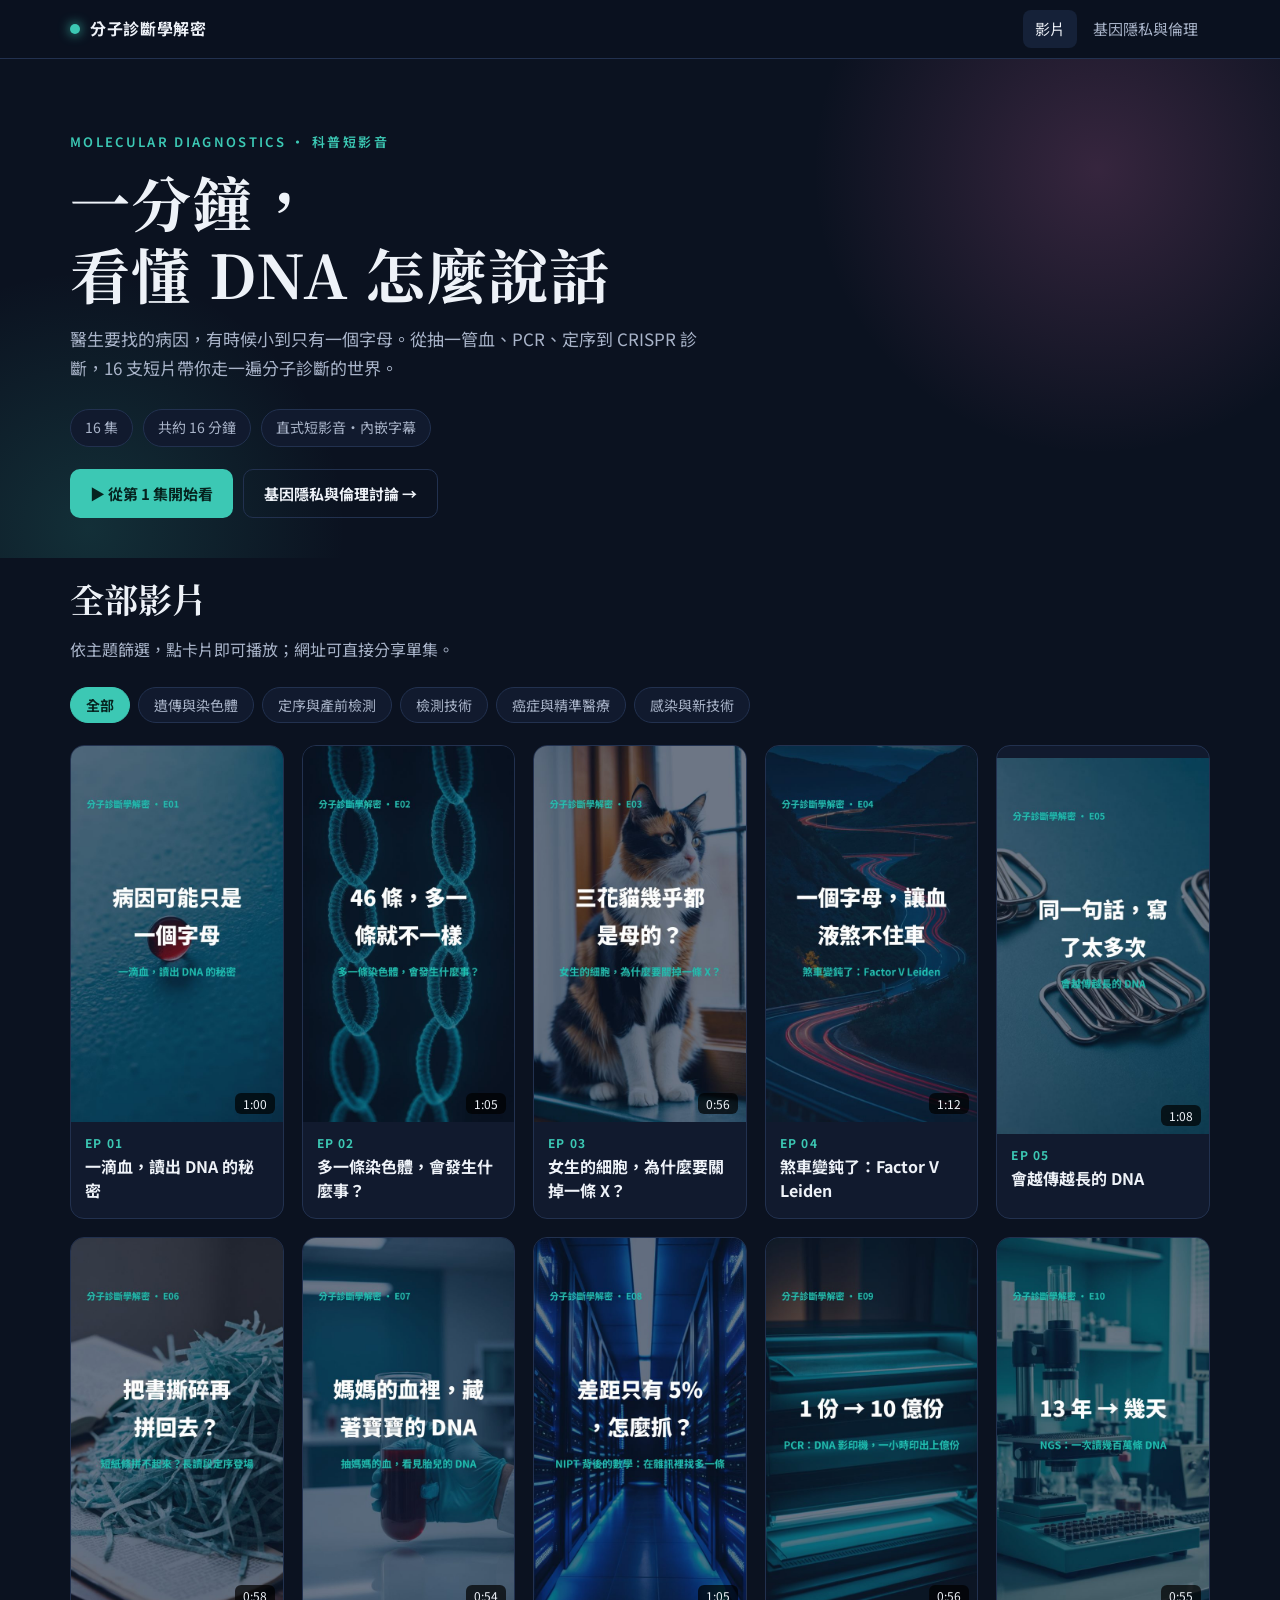
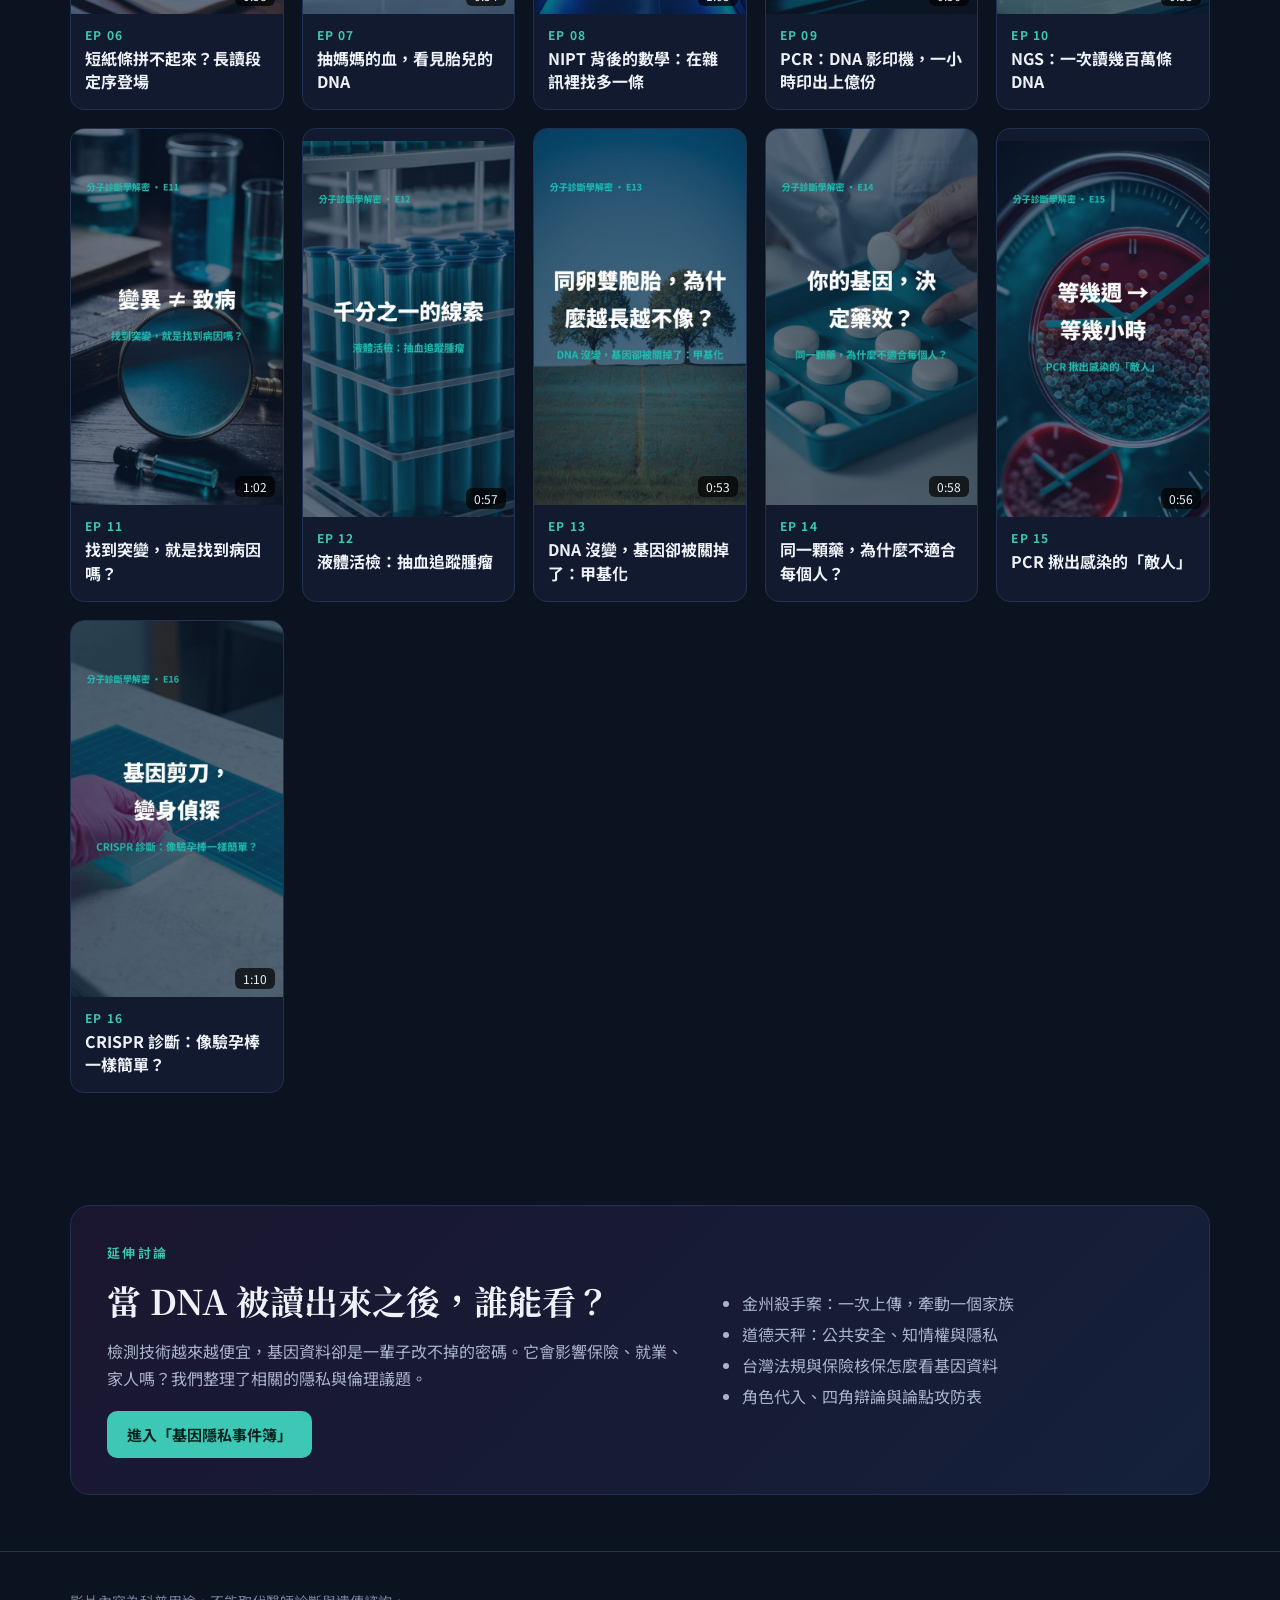
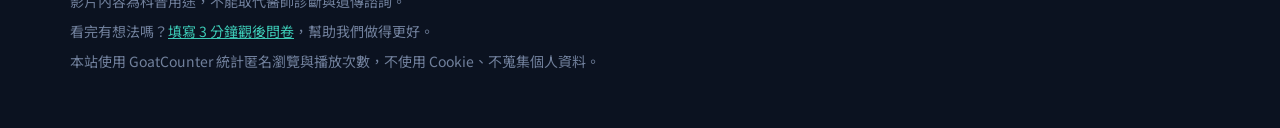
<file: index.html>
﻿<!DOCTYPE html>
<html lang="zh-Hant">
<head>
<meta charset="UTF-8">
<meta name="viewport" content="width=device-width, initial-scale=1, viewport-fit=cover">
<title>分子診斷學解密｜16 集科普短影音</title>
<meta name="description" content="一分鐘看懂分子診斷：從一滴血讀 DNA、NIPT、PCR、NGS、液體活檢到 CRISPR 診斷，16 集科普短影音，並延伸討論基因隱私與倫理。">
<meta property="og:title" content="分子診斷學解密｜16 集科普短影音">
<meta property="og:description" content="一分鐘看懂分子診斷，從 DNA 到 CRISPR。">
<meta property="og:type" content="website">
<meta property="og:image" content="covers/E01.jpg">
<meta name="theme-color" content="#0b1220">
<link rel="preconnect" href="https://fonts.googleapis.com">
<link rel="preconnect" href="https://fonts.gstatic.com" crossorigin>
<link href="https://fonts.googleapis.com/css2?family=Noto+Sans+TC:wght@400;500;700&family=Noto+Serif+TC:wght@600;700&display=swap" rel="stylesheet">
<link rel="stylesheet" href="assets/site.css">
<script src="assets/track.js?v=2"></script>
<script src="assets/survey.js?v=2"></script>
</head>
<body>
<header class="nav"><div class="wrap">
  <a class="brand" href="./"><i></i>分子診斷學解密</a>
  <nav><a href="./" aria-current="page">影片</a><a href="ethics.html">基因隱私與倫理</a></nav>
</div></header>

<main>
<section class="hero"><div class="wrap">
  <div class="eyebrow">MOLECULAR DIAGNOSTICS · 科普短影音</div>
  <h1>一分鐘，<br>看懂 DNA 怎麼說話</h1>
  <p>醫生要找的病因，有時候小到只有一個字母。從抽一管血、PCR、定序到 CRISPR 診斷，16 支短片帶你走一遍分子診斷的世界。</p>
  <div class="meta">
    <span class="pill" id="statEp">16 集</span>
    <span class="pill" id="statMin">約 16 分鐘</span>
    <span class="pill">直式短影音・內嵌字幕</span>
  </div>
  <div class="meta" style="margin-top:22px">
    <button class="btn" id="playFirst">▶ 從第 1 集開始看</button>
    <a class="btn ghost" href="ethics.html">基因隱私與倫理討論 →</a>
  </div>
</div></section>

<section class="block" id="videos" style="padding-top:12px"><div class="wrap">
  <h2>全部影片</h2>
  <p class="sub">依主題篩選，點卡片即可播放；網址可直接分享單集。</p>
  <div class="filters" id="filters" role="group" aria-label="主題篩選"></div>
  <div class="grid" id="grid" aria-live="polite"></div>
</div></section>

<section class="block"><div class="wrap">
  <div class="ethics-band">
    <div>
      <div class="eyebrow">延伸討論</div>
      <h2 style="margin-top:8px">當 DNA 被讀出來之後，誰能看？</h2>
      <p class="sub" style="margin:0">檢測技術越來越便宜，基因資料卻是一輩子改不掉的密碼。它會影響保險、就業、家人嗎？我們整理了相關的隱私與倫理議題。</p>
      <p style="margin:18px 0 0"><a class="btn" href="ethics.html">進入「基因隱私事件簿」</a></p>
    </div>
    <ul>
      <li>金州殺手案：一次上傳，牽動一個家族</li>
      <li>道德天秤：公共安全、知情權與隱私</li>
      <li>台灣法規與保險核保怎麼看基因資料</li>
      <li>角色代入、四角辯論與論點攻防表</li>
    </ul>
  </div>
</div></section>
</main>

<footer><div class="wrap">
  <p>影片內容為科普用途，不能取代醫師診斷與遺傳諮詢。</p>
  <p>看完有想法嗎？<a href="#" onclick="showSurvey();return false">填寫 3 分鐘觀後問卷</a>，幫助我們做得更好。</p>
  <p>本站使用 GoatCounter 統計匿名瀏覽與播放次數，不使用 Cookie、不蒐集個人資料。</p>
</div></footer>

<dialog class="player" id="dlg" aria-label="影片播放">
  <div class="pl">
    <button class="x" id="close" aria-label="關閉">×</button>
    <video id="vid" controls playsinline preload="metadata"></video>
    <div class="side">
      <div class="eyebrow" id="pNo"></div>
      <h2 id="pTitle"></h2>
      <p class="hook" id="pHook"></p>
      <details><summary>旁白文字稿</summary><ol id="pTx"></ol></details>
      <div class="ctrl">
        <button class="btn ghost" id="prev">← 上一集</button>
        <button class="btn ghost" id="next">下一集 →</button>
        <button class="btn" id="share">複製分享連結</button>
      </div>
    </div>
  </div>
</dialog>
<div class="toast" id="toast"></div>

<script>
var GROUPS = [
  { name: "全部", ids: null },
  { name: "遺傳與染色體", ids: ["E01","E02","E03","E04","E05"] },
  { name: "定序與產前檢測", ids: ["E06","E07","E08"] },
  { name: "檢測技術", ids: ["E09","E10","E11"] },
  { name: "癌症與精準醫療", ids: ["E12","E13","E14"] },
  { name: "感染與新技術", ids: ["E15","E16"] }
];
var EPS = [], cur = -1, flags = {};
var $ = function (id) { return document.getElementById(id); };
var dlg = $("dlg"), vid = $("vid");

function seen() { try { return JSON.parse(localStorage.getItem("seenEps") || "[]"); } catch (e) { return []; } }
function markSeen(id) { try { var s = seen(); if (s.indexOf(id) < 0) { s.push(id); localStorage.setItem("seenEps", JSON.stringify(s)); } } catch (e) {} }
function fmt(s) { return Math.floor(s / 60) + ":" + String(s % 60).padStart(2, "0"); }
function esc(t) { var d = document.createElement("div"); d.textContent = t; return d.innerHTML; }

function renderFilters() {
  $("filters").innerHTML = GROUPS.map(function (g, i) {
    return '<button class="chip" aria-pressed="' + (i === 0) + '" data-i="' + i + '">' + g.name + '</button>';
  }).join("");
  $("filters").onclick = function (e) {
    var b = e.target.closest(".chip"); if (!b) return;
    [].forEach.call(this.children, function (c) { c.setAttribute("aria-pressed", c === b); });
    renderGrid(GROUPS[+b.dataset.i].ids);
  };
}
function renderGrid(ids) {
  var s = seen();
  $("grid").innerHTML = EPS.filter(function (e) { return !ids || ids.indexOf(e.id) >= 0; }).map(function (e) {
    return '<button class="card" data-id="' + e.id + '" aria-label="播放第 ' + e.no + ' 集：' + esc(e.title) + '">' +
      '<div class="thumb"><img loading="lazy" src="covers/' + e.id + '.jpg?v=' + e.v + '" alt="">' +
      (s.indexOf(e.id) >= 0 ? '<span class="seen">已看過</span>' : '') +
      '<span class="dur">' + fmt(e.duration) + '</span><div class="play"><span></span></div></div>' +
      '<div class="body"><div class="no">EP ' + String(e.no).padStart(2, "0") + '</div><h3>' + esc(e.title) + '</h3></div></button>';
  }).join("");
}
$("grid").onclick = function (e) {
  var c = e.target.closest(".card"); if (c) openEp(c.dataset.id, true);
};

function openEp(id, fromClick) {
  var i = EPS.findIndex(function (e) { return e.id === id; });
  if (i < 0) return;
  cur = i; var e = EPS[i];
  flags = { play: false, half: false, done: false };
  vid.poster = "covers/" + e.id + ".jpg?v=" + e.v;
  vid.src = "videos/" + e.id + ".mp4?v=" + e.v;
  $("pNo").textContent = "EP " + String(e.no).padStart(2, "0") + " · " + fmt(e.duration);
  $("pTitle").textContent = e.title;
  $("pHook").textContent = e.hook;
  $("pTx").innerHTML = e.transcript.map(function (t) { return "<li>" + esc(t) + "</li>"; }).join("");
  $("prev").disabled = i === 0;
  $("next").disabled = i === EPS.length - 1;
  if (!dlg.open) dlg.showModal();
  if (location.hash !== "#" + e.id) history.replaceState(null, "", "#" + e.id);
  document.title = e.title + "｜分子診斷學解密";
  track("ep-" + e.id, "點開 " + e.id + " " + e.title, false);
  if (fromClick) { var p = vid.play(); if (p && p.catch) p.catch(function () {}); }
}
function closeEp() {
  vid.pause(); vid.removeAttribute("src"); vid.load();
  if (dlg.open) dlg.close();
  history.replaceState(null, "", location.pathname + location.search);
  document.title = "分子診斷學解密｜16 集科普短影音";
  renderGrid(GROUPS[+(document.querySelector('.chip[aria-pressed=true]') || {dataset:{i:0}}).dataset.i].ids);
}
$("close").onclick = closeEp;
dlg.addEventListener("cancel", function (e) { e.preventDefault(); closeEp(); });
dlg.addEventListener("click", function (e) { if (e.target === dlg) closeEp(); });
$("prev").onclick = function () { if (cur > 0) openEp(EPS[cur - 1].id, true); };
$("next").onclick = function () { if (cur < EPS.length - 1) openEp(EPS[cur + 1].id, true); };
$("share").onclick = function () {
  var url = location.origin + location.pathname + "#" + EPS[cur].id;
  var done = function () { toast("已複製連結"); };
  if (navigator.share && /Mobi/i.test(navigator.userAgent)) {
    navigator.share({ title: EPS[cur].title, url: url }).catch(function () {});
  } else if (navigator.clipboard) navigator.clipboard.writeText(url).then(done, function () { prompt("複製連結", url); });
  else prompt("複製連結", url);
  track("share-" + EPS[cur].id, "分享 " + EPS[cur].id, true);
};
$("playFirst").onclick = function () { openEp("E01", true); };

vid.addEventListener("play", function () {
  var e = EPS[cur]; if (!e || flags.play) return; flags.play = true;
  track("play-" + e.id, "播放 " + e.id, true);
});
vid.addEventListener("timeupdate", function () {
  var e = EPS[cur]; if (!e || !vid.duration) return;
  var r = vid.currentTime / vid.duration;
  if (!flags.half && r >= 0.5) { flags.half = true; track("half-" + e.id, "看一半 " + e.id, true); }
  if (!flags.done && r >= 0.95) { flags.done = true; markSeen(e.id); track("done-" + e.id, "看完 " + e.id, true); }
});
vid.addEventListener("ended", function () {
  var e = EPS[cur];
  if (e && !flags.done) { flags.done = true; markSeen(e.id); track("done-" + e.id, "看完 " + e.id, true); }
});
vid.addEventListener("error", function () { if (vid.getAttribute("src")) toast("影片載入失敗，請重新整理再試"); });

function toast(t) { var el = $("toast"); el.textContent = t; el.classList.add("on"); setTimeout(function () { el.classList.remove("on"); }, 1800); }

track("home", "首頁", false);
fetch("data/episodes.json?t=" + Date.now()).then(function (r) { return r.json(); }).then(function (d) {
  EPS = d;
  $("statEp").textContent = d.length + " 集";
  $("statMin").textContent = "共約 " + Math.round(d.reduce(function (a, e) { return a + e.duration; }, 0) / 60) + " 分鐘";
  renderFilters(); renderGrid(null);
  var h = location.hash.slice(1).toUpperCase();
  if (/^E\d\d$/.test(h)) openEp(h, false);
}).catch(function () { $("grid").innerHTML = '<p class="note">影片清單載入失敗，請重新整理。</p>'; });
</script>
</body>
</html>
</file>
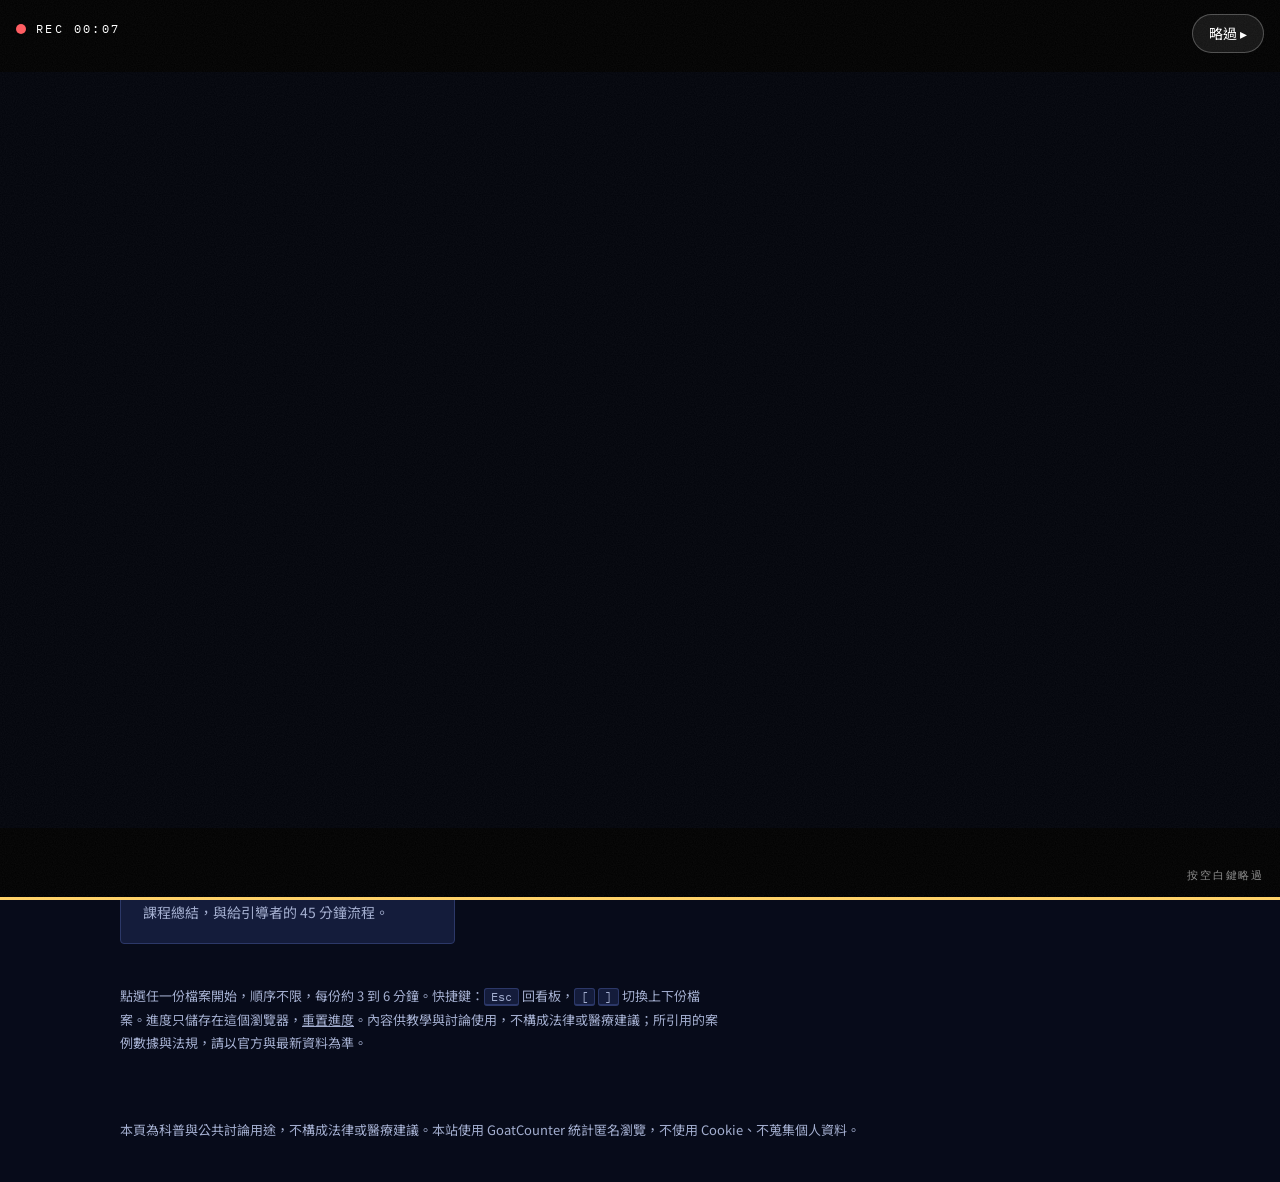
<file: ethics.html>
﻿<!DOCTYPE html>
<html lang="zh-Hant">
<head>
<meta charset="UTF-8">
<meta name="viewport" content="width=device-width,initial-scale=1,viewport-fit=cover">
<title>基因隱私事件簿｜分子診斷學解密</title>
<meta name="description" content="從金州殺手案出發，用角色代入、四角辯論與論點攻防表，思辨基因隱私、公共利益與知情權。">
<meta name="theme-color" content="#070B1A">
<style>[hidden]:not([hidden=until-found i]){display:none!important}img{max-width:100%}body{margin:0}</style>
<link rel="preconnect" href="https://fonts.googleapis.com">
<link rel="preconnect" href="https://fonts.gstatic.com" crossorigin>
<link rel="stylesheet" href="https://fonts.googleapis.com/css2?family=IBM+Plex+Mono:wght@400;500&family=Noto+Sans+TC:wght@400;500;700&family=Noto+Serif+TC:wght@600;900&display=swap">
<style>
/* Layout concept: a night-time mystery opening (iris-in city, DNA under a magnifier, flash cards, title drop),
   then a "case board" hub of 7 case files; each file opens as one compact, tabbed, interactive screen. Single dark look by choice. */
:root{
  color-scheme:dark;
  --bg:#070B1A;
  --bg2:#0E1530;
  --panel:#141C3B;
  --panel2:#1C2750;
  --fg:#ECEFF8;
  --muted:#A3AECF;
  --line:#2C3868;
  --spot:#FFD166;     /* spotlight yellow */
  --spot-ink:#1A1404;
  --red:#FF5A5F;      /* evidence stamp */
  --cyan:#5EEAD4;     /* DNA / privacy */
  --display:"Noto Serif TC","Songti TC","PMingLiU",serif;
  --body:"Noto Sans TC","PingFang TC","Microsoft JhengHei",system-ui,sans-serif;
  --mono:"IBM Plex Mono",ui-monospace,Menlo,Consolas,monospace;
}
*{box-sizing:border-box}
html{background:var(--bg)}
body{background:var(--bg);color:var(--fg);font-family:var(--body);font-size:16px;line-height:1.8;padding-inline:16px;padding-block:0;min-height:100%}
h1,h2,h3,p{margin:0}
h1,h2,h3{font-family:var(--display);line-height:1.3;text-wrap:balance}
button{font:inherit;color:inherit;cursor:pointer}
:focus-visible{outline:3px solid var(--spot);outline-offset:2px}
.mono{font-family:var(--mono);font-size:12px;letter-spacing:.14em;text-transform:uppercase;color:var(--muted)}
.wrap{max-width:1040px;margin-inline:auto}

/* ============ INTRO ============ */
.intro{position:fixed;inset:0;z-index:50;background:#02040B;overflow:hidden;clip-path:circle(150% at 50% 50%);transition:clip-path .9s cubic-bezier(.7,0,.3,1)}
.intro.out{clip-path:circle(0% at 50% 50%)}
.skip{position:absolute;top:calc(14px + env(safe-area-inset-top,0px));right:16px;z-index:5;background:rgba(255,255,255,.08);border:1px solid rgba(255,255,255,.25);border-radius:999px;padding:6px 16px;font-size:14px;color:#fff}
.skip:hover{background:rgba(255,255,255,.18)}
.sc{position:absolute;inset:0;opacity:0;visibility:hidden;transition:opacity .45s}
.sc.on{opacity:1;visibility:visible}

/* scene 1 : city + iris */
.s1 .city{position:absolute;inset:0;background:linear-gradient(#050815,#121b47 65%,#2b3070);clip-path:circle(0% at 50% 62%)}
.s1.on .city{animation:iris 1.8s .15s cubic-bezier(.3,.6,.2,1) forwards}
@keyframes iris{to{clip-path:circle(140% at 50% 62%)}}
.city svg{position:absolute;inset:0;width:100%;height:100%;display:block}
.win{fill:var(--spot);animation:tw 3s infinite alternate}
@keyframes tw{from{opacity:.25}to{opacity:.95}}
.glint{fill:#fff;transform-origin:center;transform-box:fill-box;opacity:0}
.s1.on .glint{animation:glint 1.2s 2.2s ease-out forwards}
@keyframes glint{0%{opacity:0;transform:scale(.2)}40%{opacity:1;transform:scale(1.4)}100%{opacity:.85;transform:scale(1)}}
.cap{position:absolute;left:16px;right:16px;bottom:12%;text-align:center;display:grid;gap:10px;justify-items:center}
.cap .a{font-family:var(--mono);color:var(--spot);letter-spacing:.25em;font-size:clamp(12px,2.4vw,18px);display:inline-block;clip-path:inset(0 100% 0 0)}
.cap .b{font-family:var(--display);font-weight:900;font-size:clamp(24px,5.4vw,46px);color:#fff;opacity:0;transform:translateY(12px);text-shadow:0 2px 18px rgba(0,0,0,.7)}
.s1.on .cap .a{animation:type 1.4s 1.7s steps(16) forwards}
.s1.on .cap .b{animation:rise .8s 2.3s ease-out forwards}
@keyframes type{to{clip-path:inset(0 0 0 0)}}
@keyframes rise{to{opacity:1;transform:none}}

/* scene 2 : DNA + magnifier */
.s2{background:radial-gradient(ellipse at 50% 45%,#16214F 0%,#05081A 70%)}
.s2 svg{position:absolute;left:50%;top:44%;width:min(980px,96vw);height:auto;transform:translate(-50%,-50%)}
.strand{fill:none;stroke:var(--cyan);stroke-width:3;stroke-linecap:round;stroke-dasharray:1;stroke-dashoffset:1}
.s2.on .strand{animation:draw 1.6s ease-out forwards}
@keyframes draw{to{stroke-dashoffset:0}}
.rung{stroke:var(--line);stroke-width:2.5;stroke-linecap:round}
.s2.on .rung{animation:lit .3s var(--d) forwards}
@keyframes lit{to{stroke:var(--spot);stroke-width:4}}
.lens{transform:translate(0,0)}
.s2.on .lens{animation:sweep 2.6s .5s cubic-bezier(.45,0,.3,1) forwards}
@keyframes sweep{from{transform:translate(20px,120px)}to{transform:translate(380px,120px)}}
.lens{transform:translate(20px,120px)}
.cap2{position:absolute;left:16px;right:16px;bottom:13%;text-align:center;font-family:var(--display);font-weight:900;font-size:clamp(26px,6vw,54px);color:#fff;opacity:0;text-shadow:0 0 28px rgba(255,209,102,.45)}
.s2.on .cap2{animation:rise .8s 1.3s ease-out forwards}

/* scene 3 : flash cards */
.s3{background:#02040B}
.fl{position:absolute;inset:0;display:grid;place-items:center;overflow:hidden;opacity:0}
.fl .box{position:absolute;inset:-10% -20%;transform:skewX(-14deg)}
.fl .txt{position:relative;text-align:center;display:grid;gap:8px;padding:0 16px}
.fl .txt small{font-family:var(--mono);letter-spacing:.3em;font-size:clamp(12px,2.2vw,18px)}
.fl .txt b{font-family:var(--display);font-weight:900;font-size:clamp(44px,13vw,150px);line-height:1.1;letter-spacing:.04em}
.fl.f1 .box{background:var(--spot)} .fl.f1 .txt{color:var(--spot-ink)}
.fl.f2 .box{background:var(--red)} .fl.f2 .txt{color:#fff}
.fl.f3 .box{background:var(--cyan)} .fl.f3 .txt{color:#04201B}
.fl.f4 .box{background:#fff} .fl.f4 .txt{color:#0A0F25}
.s3.on .fl{animation:flash .75s var(--d) both}
@keyframes flash{0%{opacity:1;clip-path:inset(0 100% 0 0)}22%{opacity:1;clip-path:inset(0 0 0 0)}85%{opacity:1;clip-path:inset(0 0 0 0)}100%{opacity:0;clip-path:inset(0 0 0 0)}}

/* scene 4 : title */
.s4{background:radial-gradient(ellipse at 50% 40%,rgba(255,209,102,.10),transparent 55%),radial-gradient(ellipse at 50% 100%,#1A2560,#04060F 70%);display:grid;place-items:center;text-align:center;padding:16px}
.s4 .in{display:grid;gap:18px;justify-items:center;max-width:980px}
.s4 .no{font-family:var(--mono);letter-spacing:.3em;color:var(--spot);font-size:clamp(11px,2vw,15px);opacity:0}
.s4.on .no{animation:rise .6s .1s forwards}
.ttl{font-family:var(--display);font-weight:900;font-size:clamp(30px,min(12.5vw,calc((100vw - 32px)/7.6)),128px);line-height:1.12;color:#fff;letter-spacing:.02em;text-shadow:0 0 34px rgba(255,209,102,.5),0 4px 0 rgba(0,0,0,.4);display:flex;flex-wrap:nowrap;white-space:nowrap;justify-content:center}
.ttl span{display:inline-block;opacity:0;transform:translateY(-130%) rotate(-10deg)}
.s4.on .ttl span{animation:drop .6s calc(var(--i)*.09s + .3s) cubic-bezier(.2,1.5,.4,1) forwards}
@keyframes drop{to{opacity:1;transform:none}}
.sub{font-size:clamp(15px,2.6vw,22px);color:var(--muted);opacity:0}
.sub b{color:var(--spot);font-weight:700}
.s4.on .sub{animation:rise .7s 1.4s forwards}
.go{background:var(--spot);color:var(--spot-ink);border:0;border-radius:4px;font-weight:700;font-size:18px;padding:14px 34px;letter-spacing:.12em;opacity:0;transform:skewX(-8deg);box-shadow:6px 6px 0 var(--red)}
.go span{display:inline-block;transform:skewX(8deg)}
.s4.on .go{animation:rise .7s 2s forwards,pulse 1.6s 2.8s infinite}
@keyframes pulse{50%{box-shadow:10px 10px 0 var(--red)}}
.go:hover{filter:brightness(1.08)}

/* ============ APP ============ */
.app{max-width:1040px;margin-inline:auto;padding-block:28px 64px}
.top{display:flex;flex-wrap:wrap;gap:12px 20px;align-items:end;justify-content:space-between;margin-bottom:28px}
.top h1{font-size:clamp(26px,4.6vw,40px);font-weight:900}
.top .mono{display:block;margin-bottom:6px;color:var(--spot)}
.prog{display:flex;gap:16px;align-items:center;flex-wrap:wrap}
.dots{display:flex;gap:6px}
.dots i{width:12px;height:12px;border-radius:50%;background:var(--panel2);border:1px solid var(--line)}
.dots i.on{background:var(--spot);border-color:var(--spot)}
.btn{background:var(--spot);color:var(--spot-ink);border:0;border-radius:4px;padding:10px 18px;font-weight:700}
.btn:hover{filter:brightness(1.08)}
.btn.ghost{background:transparent;color:var(--fg);border:1px solid var(--line)}
.btn.ghost:hover{border-color:var(--spot)}
.btn:disabled{opacity:.4;cursor:default}
.row{display:flex;flex-wrap:wrap;gap:10px;align-items:center}

.board{display:grid;grid-template-columns:repeat(auto-fit,minmax(260px,1fr));gap:18px}
.tile{position:relative;text-align:left;background:var(--panel);border:1px solid var(--line);border-radius:4px;padding:22px 22px 20px;min-height:176px;display:grid;align-content:space-between;gap:12px;transition:transform .2s,border-color .2s;overflow:hidden}
.tile:hover{transform:translateY(-4px);border-color:var(--spot)}
.tile .no{font-family:var(--mono);font-size:12px;letter-spacing:.2em;color:var(--spot)}
.tile h3{font-size:24px;font-weight:900}
.tile p{font-size:14px;color:var(--muted);line-height:1.6}
.tile .big{position:absolute;right:14px;top:-10px;font-family:var(--display);font-weight:900;font-size:96px;color:var(--panel2);line-height:1;pointer-events:none}
.tile>*:not(.big):not(.stamp){position:relative}
.tile .stamp{position:absolute;right:16px;bottom:14px;border:2px solid var(--red);color:var(--red);border-radius:3px;padding:0 8px;font-family:var(--display);font-weight:900;font-size:15px;transform:rotate(-8deg);opacity:0}
.tile.done .stamp{opacity:1}
.foot{margin-top:40px;font-size:13px;color:var(--muted);max-width:46em}

/* views */
.view{animation:vin .35s ease-out}
@keyframes vin{from{opacity:0;transform:translateY(14px)}to{opacity:1;transform:none}}
.vhead{display:flex;flex-wrap:wrap;gap:12px;align-items:center;justify-content:space-between;margin-bottom:22px}
.vhead h2{font-size:clamp(24px,4vw,34px);font-weight:900}
.vhead .mono{color:var(--spot);display:block}
.tabs{display:flex;gap:6px;flex-wrap:wrap;border-bottom:1px solid var(--line);margin-bottom:22px}
.tabs button{background:transparent;border:0;border-bottom:3px solid transparent;padding:10px 16px;color:var(--muted);font-weight:500}
.tabs button[aria-selected="true"]{color:var(--fg);border-bottom-color:var(--spot)}
.tabs button:hover{color:var(--fg)}
.panel{background:var(--panel);border:1px solid var(--line);border-radius:4px;padding:24px;min-width:0}
.panel+.panel{margin-top:16px}
.panel h3{font-size:20px;margin-bottom:10px}
.panel p+p{margin-top:10px}
.g2{display:grid;grid-template-columns:repeat(2,minmax(0,1fr));gap:16px}
.g3{display:grid;grid-template-columns:repeat(3,minmax(0,1fr));gap:16px}
.lead{font-size:18px}
.note{font-size:14px;color:var(--muted);border-top:1px dashed var(--line);padding-top:12px;margin-top:14px}
.chip{background:var(--panel2);border:1px solid var(--line);border-radius:999px;padding:6px 16px;font-size:14px}
.chip[aria-pressed="true"]{background:var(--spot);color:var(--spot-ink);border-color:var(--spot);font-weight:700}
ul.clean,ol.clean{margin:10px 0 0;padding-left:1.3em}
.clean li+li{margin-top:6px}

/* stepper */
.steps{display:grid;grid-template-columns:auto 1fr;gap:24px;align-items:start}
.rail{display:flex;flex-direction:column;gap:8px}
.rail button{width:40px;height:40px;border-radius:50%;background:var(--panel2);border:1px solid var(--line);font-family:var(--mono);font-weight:500}
.rail button.on{background:var(--spot);color:var(--spot-ink);border-color:var(--spot)}
.rail button.seen{border-color:var(--spot);color:var(--spot)}
.rail button.on.seen{color:var(--spot-ink)}
.stepbody{min-width:0}
.stepbody h3{font-size:26px;margin-bottom:10px}
.stepbody .tag{display:inline-block;background:var(--red);color:#fff;font-family:var(--mono);font-size:12px;letter-spacing:.12em;padding:1px 10px;border-radius:2px;margin-bottom:10px}

/* role */
.role-out{margin-top:16px;padding:18px;background:var(--panel2);border-radius:4px;min-height:96px;display:grid;gap:4px}
.role-out b{font-family:var(--display);font-size:24px;color:var(--spot)}

/* corners */
.qline{font-size:19px;font-weight:700;margin:12px 0 16px}
.corners{display:grid;grid-template-columns:repeat(4,minmax(0,1fr));gap:8px}
.corner{background:var(--panel2);border:1px solid var(--line);border-radius:4px;padding:16px 8px;text-align:center;line-height:1.4;font-size:15px}
.corner:hover{border-color:var(--spot)}
.corner[aria-pressed="true"]{background:var(--spot);color:var(--spot-ink);border-color:var(--spot);font-weight:700}
.reply{margin-top:14px;padding:14px 16px;background:var(--panel2);border-left:4px solid var(--cyan);border-radius:2px;min-height:3.6em}

/* balance */
.bal svg{display:block;width:100%;max-width:440px;height:auto;margin-inline:auto}
.bal input[type=range]{width:100%;accent-color:var(--spot);margin-top:6px}
.bal .ends{display:flex;justify-content:space-between;gap:12px;font-size:14px;font-weight:700}
.bal .ends span:first-child{color:var(--cyan)}
.bal .ends span:last-child{color:var(--spot)}
.read{margin-top:12px;padding:14px 16px;background:var(--panel2);border-radius:4px;min-height:4.2em}
.vs>div{padding:16px;border-radius:4px;background:var(--panel2);font-size:15px}
.vs b{display:block;margin-bottom:4px}
.vs .l b{color:var(--cyan)}
.vs .r b{color:var(--spot)}

/* builder */
.ab{display:grid;grid-template-columns:repeat(2,minmax(0,1fr));gap:16px}
.ab label{display:block;font-weight:700;margin-bottom:6px}
.ab label small{display:block;font-weight:400;color:var(--muted);font-size:13px}
.ab textarea{width:100%;min-height:124px;resize:vertical;background:var(--bg2);color:var(--fg);border:1px solid var(--line);border-radius:4px;padding:10px 12px;font:inherit;line-height:1.7}
.ab textarea:focus{border-color:var(--spot);outline:none;box-shadow:0 0 0 3px rgba(255,209,102,.25)}
.ab .f{min-width:0}
.ab .c label{color:var(--spot)}
.ab .k label{color:var(--cyan)}
.toast{font-size:14px;color:var(--cyan);min-height:1.5em}

/* accordion / checklist */
.acc{border:1px solid var(--line);border-radius:4px;background:var(--panel)}
.acc+.acc{margin-top:10px}
.acc>button{display:flex;justify-content:space-between;gap:12px;width:100%;background:transparent;border:0;padding:16px 20px;text-align:left;font-weight:700;font-size:17px}
.acc>button::after{content:"＋";color:var(--spot)}
.acc>button[aria-expanded="true"]::after{content:"－"}
.acc .bd{padding:0 20px 18px}
.acc .think{margin-top:12px;padding:12px 14px;background:var(--panel2);border-radius:4px;font-size:15px}
.acc .think b{color:var(--spot)}
.chk{display:grid;gap:10px;margin-top:12px}
.chk label{display:grid;grid-template-columns:auto 1fr;gap:12px;align-items:start;background:var(--panel2);padding:12px 14px;border-radius:4px;cursor:pointer}
.chk input{width:20px;height:20px;accent-color:var(--spot);margin-top:4px}
.meter{height:8px;background:var(--panel2);border-radius:999px;overflow:hidden;margin-top:14px}
.meter i{display:block;height:100%;width:0;background:var(--cyan);transition:width .3s}

/* quiz */
.qopts{display:grid;gap:10px;margin-top:14px}
.opt{text-align:left;background:var(--panel2);border:1px solid var(--line);border-radius:4px;padding:12px 16px;line-height:1.6}
.opt:hover:not(:disabled){border-color:var(--spot)}
.opt.ok{border-color:var(--cyan);background:rgba(94,234,212,.14)}
.opt.no{border-color:var(--red);background:rgba(255,90,95,.14)}
.fb{margin-top:14px;min-height:3.4em;color:var(--muted)}
.qprog{display:flex;gap:6px;margin-bottom:14px}
.qprog i{flex:1;height:6px;border-radius:3px;background:var(--panel2)}
.qprog i.on{background:var(--spot)}
.qprog i.ok{background:var(--cyan)}
.qprog i.no{background:var(--red)}
.result{text-align:center;display:grid;gap:14px;justify-items:center;padding:16px 0}
.result .stamp{border:4px solid var(--red);color:var(--red);font-family:var(--display);font-weight:900;font-size:44px;padding:0 20px;transform:rotate(-7deg);border-radius:4px}
.result .sc2{font-family:var(--display);font-size:30px;font-weight:900;font-variant-numeric:tabular-nums}

/* table */
.tw{overflow-x:auto;border:1px solid var(--line);border-radius:4px}
table{border-collapse:collapse;width:100%;min-width:540px;font-size:15px}
th,td{text-align:left;padding:12px 16px;border-bottom:1px solid var(--line);vertical-align:top}
th{font-family:var(--mono);font-size:12px;letter-spacing:.1em;color:var(--muted);font-weight:500;background:var(--panel2)}
tr:last-child td{border-bottom:0}
td.t{font-family:var(--mono);white-space:nowrap;color:var(--spot);font-variant-numeric:tabular-nums}
.quote{font-family:var(--display);font-size:clamp(20px,3vw,28px);font-weight:600;line-height:1.6;margin-top:22px;max-width:30em}

@media (max-width:820px){
  .g2,.g3,.ab{grid-template-columns:1fr}
  .corners{grid-template-columns:repeat(2,minmax(0,1fr))}
  .steps{grid-template-columns:1fr}
  .rail{flex-direction:row;flex-wrap:wrap}
  .panel{padding:18px}
}
/* ---- polish layer: texture, ambient light, motion, usability ---- */
::selection{background:var(--spot);color:var(--spot-ink)}
p{text-wrap:pretty}
.panel p{max-width:42em}
.app{position:relative;z-index:1}
h1[tabindex="-1"]:focus,h2[tabindex="-1"]:focus{outline:none}
.dust{position:fixed;inset:0;z-index:0;pointer-events:none}
.spot{position:fixed;inset:0;z-index:2;pointer-events:none;mix-blend-mode:screen;background:radial-gradient(540px circle at var(--sx,50%) var(--sy,28%),rgba(255,209,102,.10),transparent 70%)}
body::after{content:"";position:fixed;inset:0;z-index:55;pointer-events:none;opacity:.07;background-image:url("data:image/svg+xml;utf8,<svg xmlns='http://www.w3.org/2000/svg' width='160' height='160'><filter id='n'><feTurbulence type='fractalNoise' baseFrequency='.9' numOctaves='2' stitchTiles='stitch'/><feColorMatrix values='0 0 0 0 1 0 0 0 0 1 0 0 0 0 1 0 0 0 .7 0'/></filter><rect width='100%25' height='100%25' filter='url(%23n)'/></svg>")}
.ring{position:fixed;left:0;top:0;width:34px;height:34px;margin:-17px 0 0 -17px;border:2px solid var(--spot);border-radius:50%;pointer-events:none;z-index:70;opacity:0;transition:opacity .2s,width .2s,height .2s,margin .2s,background .2s,scale .15s}
.ring.on{opacity:.9}
.ring.hot{width:58px;height:58px;margin:-29px 0 0 -29px;background:rgba(255,209,102,.12)}
.ring.down{scale:.8}
@media not all and (hover:hover) and (pointer:fine){.ring{display:none}}

/* intro: letterbox, rec hud, progress */
.lb{position:absolute;left:0;right:0;height:8vh;background:#000;z-index:4;transform:scaleY(0);transition:transform .9s cubic-bezier(.7,0,.3,1)}
.lb.t{top:0;transform-origin:top}
.lb.b{bottom:0;transform-origin:bottom}
.intro.play .lb{transform:none}
.hud{position:absolute;left:16px;top:calc(18px + env(safe-area-inset-top,0px));z-index:5;display:flex;gap:10px;align-items:center;font-family:var(--mono);font-size:12px;letter-spacing:.2em;color:#fff}
.rec{width:10px;height:10px;border-radius:50%;background:var(--red);animation:blink 1s steps(2) infinite}
@keyframes blink{50%{opacity:.15}}
.pbar{position:absolute;left:0;right:0;bottom:0;height:3px;background:rgba(255,255,255,.1);z-index:5;transition:opacity .3s}
.intro:not(.play) .pbar{opacity:0}
.pbar i{display:block;height:100%;background:var(--spot);transform:scaleX(0);transform-origin:left}
.intro.play .pbar i{animation:pb 10.4s linear forwards}
@keyframes pb{to{transform:scaleX(1)}}
.hint{position:absolute;right:16px;bottom:calc(14px + env(safe-area-inset-bottom,0px));z-index:5;font-family:var(--mono);font-size:11px;letter-spacing:.16em;color:rgba(255,255,255,.55)}

/* hub: oversized title, marquee, tile light */
.top h1{font-size:clamp(40px,9vw,92px);line-height:1.04;letter-spacing:.02em;white-space:nowrap}
.top h1 em{font-style:normal;display:inline-block;color:var(--spot-ink);background:var(--spot);padding:.02em .2em .08em;margin-left:.1em;border-radius:4px;box-shadow:.07em .07em 0 var(--red);transform:rotate(-2deg)}
.marq{overflow:hidden;border-block:1px solid var(--line);margin-bottom:30px;white-space:nowrap;-webkit-mask-image:linear-gradient(90deg,transparent,#000 8%,#000 92%,transparent);mask-image:linear-gradient(90deg,transparent,#000 8%,#000 92%,transparent)}
.marq div{display:inline-flex;animation:mq 40s linear infinite}
.marq:hover div{animation-play-state:paused}
.marq span{font-family:var(--mono);font-size:12px;letter-spacing:.24em;color:var(--muted);padding:11px 0 11px 20px}
.marq span::after{content:"◆";color:var(--spot);margin-left:40px}
@keyframes mq{to{transform:translateX(-50%)}}
.board .tile{animation:tin .6s calc(var(--i,0)*70ms + 120ms) cubic-bezier(.2,.8,.2,1) backwards}
@keyframes tin{from{opacity:0;transform:translateY(26px)}}
.tile{transition:transform .12s ease-out,border-color .2s}
.tile:hover,.tile:focus-visible{transform:perspective(800px) translateY(-4px) rotateX(var(--rx,0deg)) rotateY(var(--ry,0deg));border-color:var(--spot)}
.tile::after{content:"";position:absolute;inset:0;background:radial-gradient(240px circle at var(--px,50%) var(--py,50%),rgba(255,209,102,.16),transparent 62%);opacity:0;transition:opacity .2s;pointer-events:none}
.tile:hover::after{opacity:1}
.tile.done .stamp{animation:slam .4s cubic-bezier(.2,1.6,.4,1) backwards}
@keyframes slam{from{opacity:0;scale:2.5}}
.result .stamp{animation:slam .5s cubic-bezier(.2,1.6,.4,1) backwards}
.foot button{background:transparent;border:0;color:var(--muted);text-decoration:underline;padding:0;font-size:13px}
.foot button:hover{color:var(--spot)}
kbd{font-family:var(--mono);font-size:12px;border:1px solid var(--line);border-bottom-width:2px;border-radius:3px;padding:0 6px;background:var(--panel)}

/* magnetic buttons, panel entrance, touch targets */
.btn{display:inline-flex;align-items:center;justify-content:center;translate:var(--tx,0) var(--ty,0);transition:translate .2s,filter .2s}
.go{translate:var(--tx,0) var(--ty,0);transition:translate .2s,filter .2s}
.btn,.chip,.tabs button,.opt,.corner{min-height:44px}
.rail button{width:44px;height:44px}
.tp:not([hidden]){animation:vin .3s ease-out}

/* page transition: iris wipe from the click point */
::view-transition-group(root){animation-duration:.7s}
::view-transition-image-pair(root){isolation:auto}
::view-transition-old(root),::view-transition-new(root){mix-blend-mode:normal;animation:none}
::view-transition-new(root){animation:irisIn .7s cubic-bezier(.7,0,.2,1) both}
@keyframes irisIn{from{clip-path:circle(0% at var(--vx,50%) var(--vy,50%))}to{clip-path:circle(150% at var(--vx,50%) var(--vy,50%))}}

@media (max-width:820px){
  .top h1{font-size:clamp(28px,calc((100vw - 32px)/7.9),64px)}
  .marq{margin-bottom:22px}
}
@media (prefers-reduced-motion:reduce){
  *,*::before,*::after{animation-duration:.01ms!important;animation-delay:0s!important;transition-duration:.01ms!important}
  .marq div,.go,.rec{animation:none!important}
}
</style>
<style>
.sitebar{position:relative;z-index:3;max-width:1040px;margin:0 auto;display:flex;align-items:center;gap:12px;padding:14px 0 0;font-size:14px}
.sitebar a{color:var(--muted);text-decoration:none;border:1px solid var(--line);border-radius:999px;padding:6px 14px}
.sitebar a:hover{color:var(--fg);border-color:var(--spot)}
.sitebar .sp{flex:1}
.sitefoot{position:relative;z-index:3;max-width:1040px;margin:0 auto;padding:0 0 40px;font-size:13px;color:var(--muted)}
</style>
<script src="assets/track.js?v=2"></script>
<script src="assets/survey.js?v=2"></script>
</head>
<body>
<nav class="sitebar" aria-label="網站導覽"><a href="./">◂ 回到分子診斷短影音</a><span class="sp"></span><a href="./#videos">全部影片</a></nav>


<!-- ============ INTRO ============ -->
<div class="intro" id="intro" aria-label="開場動畫">
  <button class="skip" id="skip" type="button">略過 ▸</button>
  <div class="lb t"></div><div class="lb b"></div>
  <div class="hud" id="hud" aria-hidden="true"><span class="rec"></span><span id="tc">REC 00:00</span></div>
  <span class="hint" id="hint" aria-hidden="true">按空白鍵略過</span>
  <div class="pbar" aria-hidden="true"><i></i></div>

  <div class="sc s1" id="s1">
    <div class="city">
      <svg id="citySvg" viewBox="0 0 400 240" preserveAspectRatio="xMidYMax slice" aria-hidden="true"></svg>
    </div>
    <div class="cap"><span class="a">2018 · CALIFORNIA</span><span class="b">一次上傳，牽動一個家族</span></div>
  </div>

  <div class="sc s2" id="s2">
    <svg viewBox="0 0 400 240" aria-hidden="true">
      <g id="helix"></g>
      <g class="lens">
        <circle r="36" fill="rgba(255,209,102,.1)" stroke="#FFD166" stroke-width="5"/>
        <line x1="26" y1="26" x2="58" y2="58" stroke="#FFD166" stroke-width="9" stroke-linecap="round"/>
      </g>
    </svg>
    <div class="cap2">線索，藏在基因裡</div>
  </div>

  <div class="sc s3" id="s3">
    <div class="fl f1" style="--d:0s"><div class="box"></div><div class="txt"><small>EVIDENCE 01</small><b>現場 DNA</b></div></div>
    <div class="fl f2" style="--d:.75s"><div class="box"></div><div class="txt"><small>EVIDENCE 02</small><b>公開資料庫</b></div></div>
    <div class="fl f3" style="--d:1.5s"><div class="box"></div><div class="txt"><small>EVIDENCE 03</small><b>遠親比對</b></div></div>
    <div class="fl f4" style="--d:2.25s"><div class="box"></div><div class="txt"><small>EVIDENCE 04</small><b>警察敲門</b></div></div>
  </div>

  <div class="sc s4" id="s4">
    <div class="in">
      <span class="no">CASE FILE No.2018-0424</span>
      <h1 class="ttl" id="ttl" aria-label="基因隱私事件簿"></h1>
      <p class="sub">公共利益 <b>vs.</b> 個人隱私　你會怎麼判斷？</p>
      <button class="go" id="go" type="button"><span>開始調查 ▸</span></button>
    </div>
  </div>
</div>

<!-- ============ APP ============ -->
<canvas class="dust" id="dust" aria-hidden="true"></canvas>
<div class="spot" aria-hidden="true"></div>
<div class="ring" id="ring" aria-hidden="true"></div>
<div class="app" id="app">

  <!-- hub -->
  <main id="hub">
    <div class="top">
      <div>
        <span class="mono">CASE BOARD · 基因倫理思辨</span>
        <h1>基因隱私<em>事件簿</em></h1>
      </div>
      <div class="prog">
        <span class="mono" id="progTxt">已調查 0 / 7</span>
        <div class="dots" id="dots" aria-hidden="true"></div>
        <button class="btn" id="cont" type="button" data-go="f1">開始調查 ▸</button>
        <button class="btn ghost" id="replay" type="button">重播開場</button>
      </div>
    </div>
    <div class="marq" aria-hidden="true"><div>
      <span>金州殺手案</span><span>GEDMATCH</span><span>遠親比對</span><span>特種個資</span><span>知情權</span><span>四角辯論</span><span>角色代入</span><span>論點攻防</span>
      <span>金州殺手案</span><span>GEDMATCH</span><span>遠親比對</span><span>特種個資</span><span>知情權</span><span>四角辯論</span><span>角色代入</span><span>論點攻防</span>
    </div></div>
    <div class="board" id="board"></div>
    <p class="foot">點選任一份檔案開始，順序不限，每份約 3 到 6 分鐘。快捷鍵：<kbd>Esc</kbd> 回看板，<kbd>[</kbd> <kbd>]</kbd> 切換上下份檔案。進度只儲存在這個瀏覽器，<button id="reset" type="button">重置進度</button>。內容供教學與討論使用，不構成法律或醫療建議；所引用的案例數據與法規，請以官方與最新資料為準。</p>
  </main>

  <!-- f1 -->
  <section class="view" id="f1" hidden>
    <div class="vhead"><div><span class="mono">FILE 01</span><h2>案發現場</h2></div><div class="row"><button class="btn ghost" data-go="hub" type="button">◂ 案件看板</button><button class="btn" data-go="f2" type="button">下一份 ▸</button></div></div>
    <div class="tabwrap">
      <div class="tabs" role="tablist"><button role="tab" aria-selected="true" type="button">任務簡報</button><button role="tab" aria-selected="false" type="button">案件經過</button><button role="tab" aria-selected="false" type="button">為何棘手</button></div>
      <div class="tp">
        <div class="panel">
          <p class="lead">想像你為了好玩，把自己的 DNA 數據上傳到商業基因檢測網站。幾年後，警察敲門告訴你：他們靠你的基因數據，找到了你多年未見的遠親，一名連續殺人犯。</p>
          <p class="lead">這不是科幻電影，而是 2018 年的「金州殺手案」。當科技走得比法律還快，我們的基因隱私該何去何從？</p>
        </div>
        <div class="panel">
          <h3>本課學習目標</h3>
          <ol class="clean">
            <li>掌握引導倫理討論的兩大核心技巧：角色代入與四角辯論。</li>
            <li>探討公共利益與個人基因隱私之間的權衡與衝突。</li>
            <li>學會用「論點攻防表」架構有說服力的思辨論點。</li>
          </ol>
        </div>
      </div>
      <div class="tp" hidden>
        <div class="panel"><div class="steps"><div class="rail" id="rail" role="group" aria-label="案件步驟"></div><div class="stepbody" id="stepBody" aria-live="polite"></div></div>
          <div class="row" style="margin-top:18px"><button class="btn ghost" id="stPrev" type="button">◂ 上一步</button><button class="btn" id="stNext" type="button">下一步 ▸</button></div>
        </div>
      </div>
      <div class="tp" hidden>
        <div class="g3">
          <div class="panel"><h3>終身不變</h3><p>密碼可以換，基因換不了。一旦外流，影響是一輩子。</p></div>
          <div class="panel"><h3>牽涉家族</h3><p>你與親屬共享一部分基因。嫌犯本人沒上傳，線索卻來自他的遠親。</p></div>
          <div class="panel"><h3>預測未來</h3><p>基因可能透露尚未發生的疾病風險，牽動保險、就業與婚姻。</p></div>
        </div>
        <div class="panel"><h3>兩個數字</h3>
          <p><b style="color:var(--spot)">約 60%</b>　2018 年《Science》研究估計，歐裔美國人中約六成，可在大型資料庫中找到三等親堂表以內的遠親。</p>
          <p><b style="color:var(--spot)">2019</b>　GEDmatch 改為使用者需主動同意，才開放執法單位比對。</p>
        </div>
      </div>
    </div>
  </section>

  <!-- f2 -->
  <section class="view" id="f2" hidden>
    <div class="vhead"><div><span class="mono">FILE 02</span><h2>偵訊技巧</h2></div><div class="row"><button class="btn ghost" data-go="f1" type="button">◂ 上一份</button><button class="btn ghost" data-go="hub" type="button">案件看板</button><button class="btn" data-go="f3" type="button">下一份 ▸</button></div></div>
    <div class="tabwrap">
      <div class="tabs" role="tablist"><button role="tab" aria-selected="true" type="button">角色代入</button><button role="tab" aria-selected="false" type="button">四角辯論</button></div>
      <div class="tp">
        <div class="g2">
          <div class="panel">
            <h3>技巧一：角色代入</h3>
            <p>不要直接問「你覺得怎麼樣？」，學生容易腦袋一片空白。改給一個具體身分，例如「如果你是保險公司的經理，你會怎麼決定？」</p>
            <p>有了角色當盾牌，學生更能體會不同立場的難處，也更敢發言。</p>
            <div class="note">線上教學做法：用分組討論室，每組抽一個角色，5 分鐘後派代表以「我是○○，我認為……」開頭發言。</div>
          </div>
          <div class="panel">
            <h3>抽一個角色</h3>
            <div class="row" style="margin-bottom:14px"><button class="chip" id="rA" aria-pressed="true" type="button">情境 A：金州殺手案</button><button class="chip" id="rB" aria-pressed="false" type="button">情境 B：結婚前檢測</button></div>
            <button class="btn" id="draw" type="button">抽角色</button>
            <div class="role-out" id="roleOut" aria-live="polite"><span class="mono">按下按鈕，抽一個你要扮演的角色</span></div>
          </div>
        </div>
      </div>
      <div class="tp" hidden>
        <div class="panel">
          <h3>技巧二：四角辯論</h3>
          <p>教室四角分別貼上「完全同意、部分同意、部分不同意、完全不同意」。丟出題目後，學生用身體站位表態並說明原因，聽完他人意見後可以隨時改站位。線上教學可請學生在聊天室輸入 1 到 4，或直接使用下面的線上版。</p>
        </div>
        <div class="panel">
          <span class="mono" id="cnt">題目 1 / 3</span>
          <p class="qline" id="cq"></p>
          <div class="corners" id="cbtns" role="group" aria-label="選擇立場"></div>
          <div class="reply" id="creply" aria-live="polite">選擇一個立場，會出現追問。</div>
          <div class="row" style="margin-top:16px"><button class="btn ghost" id="cPrev" type="button">◂ 上一題</button><button class="btn" id="cNext" type="button">下一題 ▸</button></div>
        </div>
      </div>
    </div>
  </section>

  <!-- f3 -->
  <section class="view" id="f3" hidden>
    <div class="vhead"><div><span class="mono">FILE 03</span><h2>道德天秤</h2></div><div class="row"><button class="btn ghost" data-go="f2" type="button">◂ 上一份</button><button class="btn ghost" data-go="hub" type="button">案件看板</button><button class="btn" data-go="f4" type="button">下一份 ▸</button></div></div>
    <p style="margin-bottom:18px;color:var(--muted);max-width:40em">當「公共利益」或「他人的知情權」與「個人隱私」衝突，哪一方該優先？拖曳天秤，看看你的傾向落在哪裡。</p>
    <div class="tabwrap">
      <div class="tabs" role="tablist"><button role="tab" aria-selected="true" type="button">情境 A　公共安全 vs. 隱私</button><button role="tab" aria-selected="false" type="button">情境 B　知情權 vs. 隱私</button></div>
      <div class="tp" id="scA">
        <div class="panel"><p>警方在未經同意下，使用民眾主動上傳到商業家譜網站（如 GEDmatch）的 DNA 數據進行比對，成功逮捕消極避網數十年的連續殺人犯「金州殺手」。為了治安與抓捕重刑犯，警方有權使用這些並非授權給執法的數據嗎？今天為了抓罪犯妥協，明天這項科技會不會被用來監控政治異議者？</p></div>
        <div class="panel bal" id="balA"></div>
        <div class="g2 vs" style="margin-top:16px"><div class="l"><b>隱私方會說</b>今天抓罪犯，明天就可能監控異議者；沒上傳的親戚也被牽連，資料庫還可能被駭。</div><div class="r"><b>公共利益方會說</b>重大暴力案件的受害者也有權被看見；資料本來就是使用者自己公開上傳的。</div></div>
        <div class="panel"><h3>討論問題</h3><ol class="clean"><li>「主動上傳」算不算同意被警方使用？</li><li>如果只限殺人與性侵案，界線夠清楚嗎？</li><li>你沒上傳，但表哥上傳了，你的隱私還在嗎？</li></ol>
          <div class="note">事件後，美國部分州（如馬里蘭州、蒙大拿州）陸續立法規範「法醫基因譜系」的使用條件。各州規定不同，請以最新資料為準。</div></div>
      </div>
      <div class="tp" id="scB" hidden>
        <div class="panel"><p>你透過檢測，發現自己攜帶「阿茲海默症高風險」基因（例如 APOE ε4）。結婚前，你有義務主動告訴伴侶嗎？這究竟是誠實與對伴侶負責的表現，還是不容侵犯的個人隱私？</p></div>
        <div class="panel bal" id="balB"></div>
        <div class="g2 vs" style="margin-top:16px"><div class="l"><b>隱私方會說</b>高風險不等於一定發病；被迫揭露，可能造成歧視與關係壓力。</div><div class="r"><b>知情權方會說</b>婚姻牽涉長期照顧、財務與生育決定，伴侶有權在知情下做選擇。</div></div>
        <div class="panel"><h3>討論問題</h3><ol class="clean"><li>「風險」與「確定會發生」，在告知義務上有差別嗎？</li><li>如果你是遺傳諮詢師，你會建議怎麼說？</li><li>這份資訊也影響兄弟姊妹與子女，他們有知情權嗎？</li></ol>
          <div class="note">APOE ε4 帶來的是較高的機率，並非診斷。解讀基因風險需要專業諮詢。</div></div>
      </div>
    </div>
  </section>

  <!-- f4 -->
  <section class="view" id="f4" hidden>
    <div class="vhead"><div><span class="mono">FILE 04</span><h2>攻防推理</h2></div><div class="row"><button class="btn ghost" data-go="f3" type="button">◂ 上一份</button><button class="btn ghost" data-go="hub" type="button">案件看板</button><button class="btn" data-go="f5" type="button">下一份 ▸</button></div></div>
    <p style="margin-bottom:18px;color:var(--muted);max-width:40em">辯論中只說「我覺得」是不夠的。論點攻防表用四個格子，把立場、對手的反擊、證據與回應放在同一頁。下方已填入範例，可以直接改寫成你的版本。</p>
    <div class="panel">
      <div class="row" style="margin-bottom:18px"><button class="btn ghost" id="exPro" type="button">範例：支持警方使用</button><button class="btn ghost" id="exCon" type="button">範例：反對警方使用</button><button class="btn ghost" id="exClr" type="button">清空重寫</button></div>
      <div class="ab">
        <div class="f k"><label for="f1t">① 我方核心論點 (Claim)<small>明確表達基本立場</small></label><textarea id="f1t"></textarea></div>
        <div class="f c"><label for="f2t">② 預測對方攻擊點 (Counter-claim)<small>換位思考，對手會怎麼反擊</small></label><textarea id="f2t"></textarea></div>
        <div class="f k"><label for="f3t">③ 證據與案例 (Evidence)<small>用事實說話</small></label><textarea id="f3t"></textarea></div>
        <div class="f c"><label for="f4t">④ 如何反駁 (Rebuttal)<small>針對攻擊點，有邏輯地回擊</small></label><textarea id="f4t"></textarea></div>
      </div>
      <div class="row" style="margin-top:18px"><button class="btn" id="copyAb" type="button">複製成文字</button><span class="toast" id="abToast" aria-live="polite"></span></div>
      <div class="note">自我檢查：論點能用一句話說完嗎？② 是對手最強的反擊，而不是最弱的嗎？③ 的證據能被查證嗎？④ 是在回應 ②，還是只在重複 ①？</div>
    </div>
  </section>

  <!-- f5 -->
  <section class="view" id="f5" hidden>
    <div class="vhead"><div><span class="mono">FILE 05</span><h2>延伸調查</h2></div><div class="row"><button class="btn ghost" data-go="f4" type="button">◂ 上一份</button><button class="btn ghost" data-go="hub" type="button">案件看板</button><button class="btn" data-go="f6" type="button">下一份 ▸</button></div></div>
    <div class="tabwrap">
      <div class="tabs" role="tablist"><button role="tab" aria-selected="true" type="button">台灣與保險現場</button><button role="tab" aria-selected="false" type="button">上傳前的五個自問</button></div>
      <div class="tp" id="accs"></div>
      <div class="tp" hidden>
        <div class="panel">
          <h3>把自己放進案件裡</h3>
          <p>勾選你已經想清楚的項目。沒辦法回答的，就是該先搞懂的地方。</p>
          <div class="chk" id="chk"></div>
          <div class="meter" aria-hidden="true"><i id="meter"></i></div>
          <p class="mono" id="chkTxt" style="margin-top:8px">已確認 0 / 5</p>
        </div>
      </div>
    </div>
  </section>

  <!-- f6 -->
  <section class="view" id="f6" hidden>
    <div class="vhead"><div><span class="mono">FILE 06</span><h2>破案測驗</h2></div><div class="row"><button class="btn ghost" data-go="f5" type="button">◂ 上一份</button><button class="btn ghost" data-go="hub" type="button">案件看板</button><button class="btn" data-go="f7" type="button">下一份 ▸</button></div></div>
    <div class="panel" id="quiz"></div>
  </section>

  <!-- f7 -->
  <section class="view" id="f7" hidden>
    <div class="vhead"><div><span class="mono">FILE 07</span><h2>結案報告</h2></div><div class="row"><button class="btn ghost" data-go="f6" type="button">◂ 上一份</button><button class="btn" data-go="hub" type="button">回案件看板</button></div></div>
    <div class="tabwrap">
      <div class="tabs" role="tablist"><button role="tab" aria-selected="true" type="button">課程總結</button><button role="tab" aria-selected="false" type="button">給引導者：45 分鐘流程</button></div>
      <div class="tp">
        <div class="g3">
          <div class="panel"><h3>引導技巧</h3><p>「角色代入」降低發言門檻，「四角辯論」讓抽象觀點看得見，兩者都能活化課堂討論。</p></div>
          <div class="panel"><h3>倫理衝突</h3><p>基因隱私不只是個人私事。在公共安全與親密關係中，都牽涉公共利益、知情權與隱私權的拉扯。</p></div>
          <div class="panel"><h3>思辨能力</h3><p>高品質的辯論要有論點、預測反擊、證據與反駁，缺一不可。</p></div>
        </div>
        <p class="quote">科技的發展永無止境。如何在享受便利的同時，守住人權與隱私的底線，是每個人都要持續思考的課題。</p>
      </div>
      <div class="tp" hidden>
        <div class="tw"><table>
          <thead><tr><th>時間</th><th>活動</th><th>做法</th></tr></thead>
          <tbody>
            <tr><td class="t">0–5'</td><td>開場故事</td><td>講述金州殺手案，問：「你上傳過任何生物資料嗎？」</td></tr>
            <tr><td class="t">5–12'</td><td>四角辯論</td><td>三個表態題，每題請兩位說明理由，允許改站位。</td></tr>
            <tr><td class="t">12–27'</td><td>角色代入</td><td>分組抽角色，討論情境 A 或 B，每組派代表發言。</td></tr>
            <tr><td class="t">27–38'</td><td>論點攻防表</td><td>個人填寫後與鄰座交換，讓對方扮演「對手」提出攻擊。</td></tr>
            <tr><td class="t">38–45'</td><td>總結與反思</td><td>請學生寫下「我最初的立場」與「我現在的立場」。</td></tr>
          </tbody></table></div>
        <p class="note">人數少於 12 人時，可省略分組。線上授課可把四角辯論改成聊天室輸入 1 到 4。</p>
      </div>
    </div>
  </section>
</div>

<script>
(function(){
  var $=function(s,r){return (r||document).querySelector(s)};
  var $$=function(s,r){return [].slice.call((r||document).querySelectorAll(s))};
  var reduce=window.matchMedia&&matchMedia('(prefers-reduced-motion: reduce)').matches;
  var NS='http://www.w3.org/2000/svg';

  /* ===== seeded random ===== */
  function rng(seed){var s=seed;return function(){s=(s*1664525+1013904223)%4294967296;return s/4294967296}}

  /* ===== intro art: city ===== */
  (function(){
    var r=rng(7),h='';
    for(var i=0;i<46;i++){h+='<circle cx="'+(r()*400).toFixed(1)+'" cy="'+(r()*110).toFixed(1)+'" r="'+(0.4+r()*0.8).toFixed(2)+'" fill="#fff" opacity="'+(0.3+r()*0.6).toFixed(2)+'"/>'}
    h+='<circle cx="300" cy="104" r="60" fill="#FFD166" opacity=".10"/><circle cx="300" cy="104" r="46" fill="#FFF1C9"/><circle cx="288" cy="94" r="9" fill="#F3DFA6" opacity=".6"/><circle cx="314" cy="118" r="6" fill="#F3DFA6" opacity=".5"/>';
    var x=-6,b=[];
    while(x<410){var w=22+Math.floor(r()*26),t=110+Math.floor(r()*86);b.push([x,w,t]);x+=w+2}
    b.forEach(function(q,k){
      if(q[0]<=260&&q[0]+q[1]>=240)q[2]=176; /* rooftop for detective */
      h+='<rect x="'+q[0]+'" y="'+q[2]+'" width="'+q[1]+'" height="'+(240-q[2])+'" fill="#060918"/>';
      for(var wx=q[0]+4;wx<q[0]+q[1]-5;wx+=8){for(var wy=q[2]+8;wy<232;wy+=11){
        if(r()<0.22)h+='<rect class="win" x="'+wx+'" y="'+wy+'" width="3.5" height="5" style="animation-delay:-'+(r()*3).toFixed(2)+'s;animation-duration:'+(2+r()*3).toFixed(1)+'s"/>';
      }}
    });
    h+='<rect x="262" y="176" width="76" height="64" fill="#060918"/>';
    /* generic trench-coat detective silhouette (original) */
    h+='<g transform="translate(300,176)" fill="#02030A" stroke="#02030A" stroke-linejoin="round">'
      +'<path d="M-13,-62 Q0,-68 13,-62 L25,0 L-25,0 Z"/>'
      +'<path d="M-13,-62 L-24,-30 L-14,-28 Z"/>'
      +'<circle cx="0" cy="-72" r="8"/>'
      +'<ellipse cx="0" cy="-78" rx="18" ry="3.4"/>'
      +'<path d="M-9,-78 Q-9,-93 0,-93 Q9,-93 9,-78 Z"/>'
      +'<path d="M10,-58 L27,-70" fill="none" stroke-width="4.5" stroke-linecap="round"/>'
      +'<circle cx="34" cy="-79" r="9" fill="rgba(255,209,102,.18)" stroke="#FFD166" stroke-width="2.5"/>'
      +'<line x1="28" y1="-72" x2="22" y2="-66" stroke="#FFD166" stroke-width="3" stroke-linecap="round"/>'
      +'</g>';
    h+='<path class="glint" d="M38,-88 l2,-7 l2,7 l7,2 l-7,2 l-2,7 l-2,-7 l-7,-2z" transform="translate(300,176)"/>';
    $('#citySvg').innerHTML=h;
  })();

  /* ===== intro art: helix ===== */
  (function(){
    var p1='',p2='',rungs='';
    for(var x=20;x<=380;x+=4){
      var a=Math.sin((x-20)/22)*44;
      p1+=(x===20?'M':'L')+x+','+(120+a).toFixed(1)+' ';
      p2+=(x===20?'M':'L')+x+','+(120-a).toFixed(1)+' ';
    }
    for(var rx=26;rx<=380;rx+=11){
      var aa=Math.sin((rx-20)/22)*44;
      rungs+='<line class="rung" style="--d:'+(0.5+((rx-20)/360)*2.6).toFixed(2)+'s" x1="'+rx+'" y1="'+(120+aa).toFixed(1)+'" x2="'+rx+'" y2="'+(120-aa).toFixed(1)+'"/>';
    }
    $('#helix').innerHTML=rungs+'<path class="strand" pathLength="1" d="'+p1+'"/><path class="strand" pathLength="1" d="'+p2+'"/>';
  })();

  /* ===== intro art: title ===== */
  (function(){
    var t='基因隱私事件簿',h='';
    t.split('').forEach(function(c,i){h+='<span style="--i:'+i+'">'+c+'</span>'});
    $('#ttl').innerHTML=h;
  })();

  /* ===== intro timeline ===== */
  var intro=$('#intro'),appEl=$('#app'),root=document.documentElement,scs=['s1','s2','s3','s4'].map(function(i){return document.getElementById(i)});
  var timers=[],cur=-1,tcT=null,t0=0;
  function scene(n){
    cur=n;
    scs.forEach(function(s,i){s.classList.toggle('on',i===n)});
    if(n===3){
      intro.classList.remove('play');clearInterval(tcT);
      $('#skip').hidden=true;$('#hint').hidden=true;$('#hud').hidden=true;
      setTimeout(function(){try{$('#go').focus({preventScroll:true})}catch(e){}},reduce?100:2200);
    }
  }
  function clearT(){timers.forEach(clearTimeout);timers=[]}
  function tick(){
    var s=Math.min(99,Math.floor((Date.now()-t0)/1000));
    $('#tc').textContent='REC 00:'+(s<10?'0':'')+s;
  }
  function playIntro(){
    clearT();clearInterval(tcT);
    intro.classList.remove('out','play');intro.hidden=false;appEl.inert=true;
    scs.forEach(function(s){s.classList.remove('on')});
    $('#skip').hidden=false;$('#hint').hidden=false;$('#hud').hidden=false;
    void intro.offsetWidth;
    if(reduce){scene(3);return}
    intro.classList.add('play');
    t0=Date.now();tick();tcT=setInterval(tick,250);
    scene(0);
    timers.push(setTimeout(function(){scene(1)},3800));
    timers.push(setTimeout(function(){scene(2)},7400));
    timers.push(setTimeout(function(){scene(3)},10400));
  }
  function closeIntro(){
    intro.classList.add('out');appEl.inert=false;
    setTimeout(function(){intro.hidden=true;scene(-1);var h=$('#hub h1');if(h){h.tabIndex=-1;try{h.focus({preventScroll:true})}catch(e){}}},950);
  }
  function skipIntro(){clearT();scene(3)}
  $('#skip').onclick=skipIntro;
  $('#go').onclick=closeIntro;
  $('#replay').onclick=function(){go('hub');setTimeout(playIntro,reduce?0:750)};

  /* ===== nav / views ===== */
  var files=[
    ['f1','案發現場','金州殺手案的來龍去脈，與為何基因資料特別棘手。'],
    ['f2','偵訊技巧','角色代入與四角辯論，讓討論不再冷場。'],
    ['f3','道德天秤','公共安全、知情權與隱私，拖曳天秤看傾向。'],
    ['f4','攻防推理','用論點攻防表，建立能被檢驗的論點。'],
    ['f5','延伸調查','台灣法規、保險核保，與上傳前的自問。'],
    ['f6','破案測驗','4 題小測驗，確認你抓到重點了。'],
    ['f7','結案報告','課程總結，與給引導者的 45 分鐘流程。']
  ];
  var KEY='gene-case-board-v1',visited={},board=$('#board'),dots=$('#dots');
  try{var sv=JSON.parse(localStorage.getItem(KEY)||'{}');if(sv&&typeof sv==='object')visited=sv}catch(e){}
  function save(){try{localStorage.setItem(KEY,JSON.stringify(visited))}catch(e){}}
  files.forEach(function(f,i){
    var b=document.createElement('button');b.type='button';b.className='tile';b.dataset.go=f[0];b.style.setProperty('--i',i);
    b.innerHTML='<span class="big">'+(i+1)+'</span><div><div class="no">FILE 0'+(i+1)+'</div><h3>'+f[1]+'</h3></div><p>'+f[2]+'</p><span class="stamp">已調查</span>';
    board.appendChild(b);
    var d=document.createElement('i');dots.appendChild(d);
  });
  function prog(){
    var n=0;
    files.forEach(function(f,i){
      var on=!!visited[f[0]];if(on)n++;
      board.children[i].classList.toggle('done',on);
      dots.children[i].classList.toggle('on',on);
    });
    $('#progTxt').textContent=(n===7?'全數調查完畢 ':'已調查 ')+n+' / 7';
    var nx=files.filter(function(f){return !visited[f[0]]})[0],c=$('#cont');
    if(!nx){c.dataset.go='f7';c.textContent='回顧結案報告 ▸'}
    else{c.dataset.go=nx[0];c.textContent=(n?'繼續：':'開始：')+nx[1]+' ▸'}
  }
  var views=['hub'].concat(files.map(function(f){return f[0]})),curView='hub';
  function show(id,silent){
    curView=id;
    views.forEach(function(v){document.getElementById(v).hidden=(v!==id)});
    if(id!=='hub'&&!visited[id]){visited[id]=1;save()}
    if(window.track)track(id==='hub'?'ethics':'ethics-'+id,id==='hub'?'基因隱私與倫理':'倫理 '+id,false);
    prog();
    if(!silent){
      window.scrollTo(0,0);
      var h=document.querySelector('#'+id+' h1, #'+id+' h2');
      if(h){h.tabIndex=-1;try{h.focus({preventScroll:true})}catch(e){}}
    }
    try{history.replaceState(null,'',id==='hub'?'#':'#'+id)}catch(e){}
  }
  /* page change: iris wipe from the click point when the browser supports view transitions */
  function go(id,e){
    var x=innerWidth/2,y=innerHeight/2;
    if(e&&(e.clientX||e.clientY)){x=e.clientX;y=e.clientY}
    root.style.setProperty('--vx',x+'px');root.style.setProperty('--vy',y+'px');
    var run=function(){show(id)};
    if(document.startViewTransition&&!reduce&&intro.hidden){try{document.startViewTransition(run);return}catch(err){}}
    run();
  }
  document.addEventListener('click',function(e){
    var t=e.target.closest('[data-go]');if(!t)return;
    go(t.dataset.go,e);
  });
  $('#reset').onclick=function(){visited={};save();prog()};
  document.addEventListener('keydown',function(e){
    if(!intro.hidden&&!intro.classList.contains('out')){
      if(cur>=0&&cur<3&&(e.key===' '||e.key==='Enter'||e.key==='Escape')){e.preventDefault();skipIntro()}
      return;
    }
    if(e.metaKey||e.ctrlKey||e.altKey)return;
    var tg=e.target&&e.target.tagName;
    if(tg==='INPUT'||tg==='TEXTAREA'||tg==='SELECT')return;
    var i=views.indexOf(curView);
    if(e.key==='Escape'&&curView!=='hub')go('hub');
    else if(e.key===']'&&i<views.length-1)go(views[i+1]);
    else if(e.key==='['&&i>1)go(views[i-1]);
  });

  /* ===== generic tabs ===== */
  $$('.tabwrap').forEach(function(w){
    var btns=$$(':scope > .tabs button',w),ps=$$(':scope > .tp',w);
    function sel(i){
      btns.forEach(function(x,j){x.setAttribute('aria-selected',j===i);x.tabIndex=j===i?0:-1});
      ps.forEach(function(p,j){p.hidden=(j!==i)});
    }
    ps.forEach(function(p){p.setAttribute('role','tabpanel')});
    btns.forEach(function(b,i){
      b.tabIndex=i===0?0:-1;
      b.onclick=function(){sel(i)};
      b.onkeydown=function(e){
        var n=e.key==='ArrowRight'?i+1:e.key==='ArrowLeft'?i-1:e.key==='Home'?0:e.key==='End'?btns.length-1:null;
        if(n==null)return;
        n=(n+btns.length)%btns.length;e.preventDefault();sel(n);btns[n].focus();
      };
    });
  });

  /* ===== f1 stepper ===== */
  var st=[
    ['現場留下 DNA','1970 到 1980 年代的案件現場，警方保存了嫌犯留下的 DNA，但在既有的執法資料庫裡比對不到任何人。案子擱置了數十年。'],
    ['上傳公開資料庫','調查人員把現場 DNA 轉成可比對的格式，上傳到公開的家譜網站 GEDmatch。這個網站裡的資料，是一般民眾為了找親戚而自願上傳的。'],
    ['找到幾位遠親','比對結果出現幾位遠房親戚。嫌犯本人從未上傳過資料，線索卻透過親屬的基因找上門。'],
    ['家族樹推理','調查人員建立家族樹，依年齡、居住地與家庭背景逐步縮小範圍，最後鎖定一人，並以其丟棄物上的 DNA 驗證。'],
    ['逮捕與認罪','2018 年 4 月嫌犯被捕，2020 年認罪，被判無期徒刑且不得假釋。案件偵破，也引發「警方能否使用這類資料」的全球討論。']
  ];
  var si=0,seen={0:1},rail=$('#rail');
  st.forEach(function(s,i){var b=document.createElement('button');b.type='button';b.textContent=i+1;b.setAttribute('aria-label','步驟 '+(i+1)+'：'+s[0]);b.onclick=function(){si=i;rs()};rail.appendChild(b)});
  function rs(){
    seen[si]=1;
    $$('button',rail).forEach(function(b,i){b.classList.toggle('on',i===si);b.classList.toggle('seen',!!seen[i])});
    $('#stepBody').innerHTML='<span class="tag">STEP '+(si+1)+' / 5</span><h3>'+st[si][0]+'</h3><p>'+st[si][1]+'</p>';
    $('#stPrev').disabled=si===0;$('#stNext').disabled=si===st.length-1;
  }
  $('#stPrev').onclick=function(){if(si>0){si--;rs()}};
  $('#stNext').onclick=function(){if(si<st.length-1){si++;rs()}};
  rs();

  /* ===== f2 roles ===== */
  var roles={
    A:[['警政署長','你負責破案率與社會治安，也要面對外界對監控的質疑。你會怎麼決定？'],['家譜網站經營者','用戶信任你才上傳資料。警方來函要求比對，你怎麼回應？'],['被害人家屬','案件懸而未決數十年。你支持使用一切可用的科技嗎？'],['公民自由團體律師','你最擔心哪一個「滑坡」？你會要求哪些法律限制？'],['上傳者的遠房親戚','你從沒上傳過資料，卻因為表哥上傳而被查到。你怎麼想？'],['立法委員','你要為此草擬法案。你會設定哪些門檻與監督機制？']],
    B:[['當事人','你剛得知自己是高風險基因攜帶者，婚期在即。你會怎麼做？'],['伴侶','你後來才發現對方隱瞞了這件事。你在意的是風險，還是隱瞞？'],['遺傳諮詢師','你要如何協助當事人理解風險，並討論是否告知？'],['保險公司經理','你應該要求客戶提供基因檢測結果嗎？底線在哪裡？'],['婚姻律師','如果日後爭議鬧上法院，你如何看「隱瞞」的責任？'],['當事人的兄弟姊妹','這份結果也暗示你可能攜帶相同基因。你想知道嗎？']]
  };
  var rc='A',rl=-1;
  function setR(k){rc=k;rl=-1;$('#rA').setAttribute('aria-pressed',k==='A');$('#rB').setAttribute('aria-pressed',k==='B')}
  $('#rA').onclick=function(){setR('A')};$('#rB').onclick=function(){setR('B')};
  $('#draw').onclick=function(){
    var l=roles[rc],i;do{i=Math.floor(Math.random()*l.length)}while(i===rl);rl=i;
    $('#roleOut').innerHTML='<span class="mono">你的角色</span><b>'+l[i][0]+'</b><span>'+l[i][1]+'</span>';
  };

  /* ===== f2 corners ===== */
  var cs=[
    {t:'警方可以使用民眾自願上傳到商業家譜網站的資料，偵辦重大暴力案件。',h:['你認為「自願上傳」等同於同意被警方使用嗎？','哪些條件要加上去，你才會完全同意？','最讓你不放心的是哪一個環節？','你能接受任何例外嗎？例如兒童綁架案？']},
    {t:'發現自己帶有高風險遺傳基因時，結婚前必須主動告訴伴侶。',h:['如果對方因此取消婚約，你仍然同意嗎？','哪些情況你認為不必告知？','你認為告知的時機應該在什麼時候？','如果伴侶日後需要照顧你，這會改變你的想法嗎？']},
    {t:'保險公司有權要求投保人提供基因檢測結果，作為核保參考。',h:['那「不願提供」的人該怎麼辦？','你會限定哪些險種或保額？','你擔心的是歧視，還是資料外洩？','這樣會不會讓高風險者無法獲得保障？']}
  ];
  var cl=['完全同意','部分同意','部分不同意','完全不同意'],ci=0,cpick={};
  function rc2(){
    $('#cnt').textContent='題目 '+(ci+1)+' / '+cs.length;
    $('#cq').textContent=cs[ci].t;
    var h='';cl.forEach(function(l,i){h+='<button type="button" class="corner" data-i="'+i+'" aria-pressed="'+(cpick[ci]===i)+'">'+l+'</button>'});
    $('#cbtns').innerHTML=h;
    $('#creply').textContent=cpick[ci]!=null?('請說明：'+cs[ci].h[cpick[ci]]+' 聽完別人的想法後，可以改變你的站位。'):'選擇一個立場，會出現追問。';
    $('#cPrev').disabled=ci===0;$('#cNext').disabled=ci===cs.length-1;
  }
  $('#cbtns').addEventListener('click',function(e){var b=e.target.closest('.corner');if(!b)return;cpick[ci]=+b.dataset.i;rc2()});
  $('#cPrev').onclick=function(){if(ci>0){ci--;rc2()}};
  $('#cNext').onclick=function(){if(ci<cs.length-1){ci++;rc2()}};
  rc2();

  /* ===== f3 balance ===== */
  function balance(root,cfg){
    root.innerHTML='<svg viewBox="0 0 320 210" role="img" aria-label="天秤"></svg><div class="ends"><span>◂ '+cfg.l+'</span><span>'+cfg.r+' ▸</span></div><input type="range" min="0" max="100" value="50" aria-label="'+cfg.l+' 與 '+cfg.r+' 的傾向"><div class="read" aria-live="polite"></div>';
    var svg=$('svg',root),inp=$('input',root),rd=$('.read',root);
    function draw(){
      var v=+inp.value,th=(v-50)/50*13*Math.PI/180,L=112,px=160,py=50;
      var rx=px+L*Math.cos(th),ry=py+L*Math.sin(th),lx=px-L*Math.cos(th),ly=py-L*Math.sin(th);
      function pan(x,y,col,lab){
        return '<line x1="'+x+'" y1="'+y+'" x2="'+(x-30)+'" y2="'+(y+56)+'" stroke="#A3AECF" stroke-width="1.5"/><line x1="'+x+'" y1="'+y+'" x2="'+(x+30)+'" y2="'+(y+56)+'" stroke="#A3AECF" stroke-width="1.5"/>'
          +'<path d="M'+(x-34)+','+(y+56)+' Q'+x+','+(y+84)+' '+(x+34)+','+(y+56)+' Z" fill="'+col+'"/>'
          +'<text x="'+x+'" y="'+(y+50)+'" text-anchor="middle" font-size="12" font-weight="700" fill="#ECEFF8">'+lab+'</text>';
      }
      svg.innerHTML='<rect x="146" y="188" width="28" height="8" rx="2" fill="#2C3868"/><line x1="160" y1="50" x2="160" y2="188" stroke="#2C3868" stroke-width="5"/>'
        +'<line x1="'+lx.toFixed(1)+'" y1="'+ly.toFixed(1)+'" x2="'+rx.toFixed(1)+'" y2="'+ry.toFixed(1)+'" stroke="#ECEFF8" stroke-width="5" stroke-linecap="round"/><circle cx="160" cy="50" r="7" fill="#FFD166"/>'
        +pan(lx.toFixed(1)*1,ly.toFixed(1)*1,'#5EEAD4','')+pan(rx.toFixed(1)*1,ry.toFixed(1)*1,'#FFD166','');
      var k=v<=12?0:v<=37?1:v<=62?2:v<=87?3:4;
      rd.innerHTML='<b style="color:var(--spot)">'+cfg.lv[k][0]+'</b>　'+cfg.lv[k][1];
    }
    inp.addEventListener('input',draw);draw();
  }
  balance($('#balA'),{l:'個人隱私',r:'公共利益',lv:[
    ['極度重視隱私','即使是重大案件，也要取得本人明確同意。你最擔心的是科技一旦開了口子就收不回來。'],
    ['偏向隱私','可以有例外，但需要法官令狀、明確罪名清單與事後公開報告。'],
    ['天秤平衡','你看見兩邊的理由都成立。下一步要回答：誰來決定界線，出錯時怎麼救濟？'],
    ['偏向公共利益','重大暴力案件可以使用，但要配合資安規範與嚴格的使用限制。'],
    ['極度重視公共利益','只要能抓到重犯、保護社會，資料庫都應該開放。請準備好回應「滑坡」的質疑。']]});
  balance($('#balB'),{l:'個人隱私',r:'伴侶知情權',lv:[
    ['極度重視隱私','風險屬於個人，沒有人有權要求你揭露。你最擔心的是歧視與關係壓力。'],
    ['偏向隱私','不必主動說，但若伴侶直接詢問，不應欺騙。'],
    ['天秤平衡','你看見誠實與隱私都重要。下一步要想：什麼時機、用什麼方式說出來最合適？'],
    ['偏向知情權','重大決定前應該主動說明，並且附上專業諮詢，避免恐慌。'],
    ['極度重視知情權','婚姻建立在完整資訊上，任何影響未來的健康風險都應該在結婚前說明。']]});

  /* ===== f4 builder ===== */
  var ex={
    pro:['公共利益大於個人隱私。為了社會安全，警方應被允許使用使用者自願上傳的公開資料庫，偵辦殺人、性侵等重大暴力案件。','對方可能質疑：今天抓罪犯，明天就會監控政治異議者；而且資料庫可能被駭客入侵。','金州殺手案：拖延數十年的重大懸案，因遠親比對而在 2018 年偵破。受害者與家屬因此得到交代。','需要的是更嚴格的法律，限制使用範圍、要求司法授權並強化資安，而不是直接禁止一項能造福社會的科技。'],
    con:['基因是終身不變且牽涉整個家族的資料。未經本人明確同意，警方不應使用商業資料庫進行比對。','對方可能說：這些是用戶自己公開上傳的，而且能抓到重大罪犯、保護潛在受害者。','2018 年《Science》研究估計，大型資料庫已能讓多數歐裔美國人被遠親比對到。你沒上傳，也可能被辨識出來。','被害人的正義很重要，但可以透過司法令狀與獨立審查達成，而不是讓未同意的親屬成為附帶對象。']
  };
  var ft=['f1t','f2t','f3t','f4t'].map(function(i){return document.getElementById(i)});
  function loadEx(k){ft.forEach(function(el,i){el.value=ex[k][i]})}
  loadEx('pro');
  $('#exPro').onclick=function(){loadEx('pro')};$('#exCon').onclick=function(){loadEx('con')};
  $('#exClr').onclick=function(){ft.forEach(function(el){el.value=''});ft[0].focus()};
  $('#copyAb').onclick=function(){
    var txt='【論點攻防表】\n① 我方核心論點：'+ft[0].value+'\n② 預測對方攻擊點：'+ft[1].value+'\n③ 證據與案例：'+ft[2].value+'\n④ 如何反駁：'+ft[3].value;
    var tt=$('#abToast');
    function done(m){tt.textContent=m;setTimeout(function(){tt.textContent=''},2500)}
    function fb(){var ta=document.createElement('textarea');ta.value=txt;document.body.appendChild(ta);ta.select();try{document.execCommand('copy');done('已複製')}catch(e){done('請手動選取文字複製')}document.body.removeChild(ta)}
    try{navigator.clipboard.writeText(txt).then(function(){done('已複製')},fb)}catch(e){fb()}
  };

  /* ===== f5 accordion + checklist ===== */
  var ac=[
    ['法律怎麼看基因資料','台灣《個人資料保護法》把基因列為特種個資，原則上不得蒐集、處理或利用，僅在法定例外情形下可以。','商業檢測公司取得的「使用者同意」，算不算法定例外？同意的範圍包不包含警方與研究單位？'],
    ['保險與核保','如果基因風險被納入核保，可能造成「高風險者買不到保險」。美國 2008 年的 GINA 法案禁止健康保險與就業上的基因歧視，但並未涵蓋人壽、失能與長照保險。','保險的運作仰賴風險分攤。當個人比保險公司更早知道自己的風險，這個平衡該由誰來守？'],
    ['資料外洩與商業併購','基因檢測公司若被併購、破產或遭駭，你的資料去哪裡？2023 年也曾有商業基因檢測公司發生大規模帳號資料外洩事件。','密碼可以換，基因換不了。外洩之後，責任應該怎麼分配？']
  ];
  var ah='';
  ac.forEach(function(a,i){ah+='<div class="acc"><button type="button" aria-expanded="'+(i===0)+'" data-i="'+i+'">'+a[0]+'</button><div class="bd" '+(i===0?'':'hidden')+'><p>'+a[1]+'</p><div class="think"><b>思辨題　</b>'+a[2]+'</div></div></div>'});
  ah+='<p class="note">法規會修正，教學前請再確認最新條文與相關規定。</p>';
  $('#accs').innerHTML=ah;
  $('#accs').addEventListener('click',function(e){
    var b=e.target.closest('.acc>button');if(!b)return;
    var o=b.getAttribute('aria-expanded')==='true';b.setAttribute('aria-expanded',!o);b.nextElementSibling.hidden=o;
  });
  var cq=['我清楚這家公司的隱私政策與資料保存年限。','我同意資料被用於研究或執法嗎？我有沒有在設定中選擇退出？','我的親屬知道這件事嗎？他們可能因此受到什麼影響？','如果公司被併購、破產或遭駭，我的資料會怎麼處理？','我可以隨時刪除帳號資料，並要求銷毀檢體嗎？'];
  var ch='';cq.forEach(function(q,i){ch+='<label><input type="checkbox" data-i="'+i+'"><span>'+q+'</span></label>'});
  $('#chk').innerHTML=ch;
  $('#chk').addEventListener('change',function(){
    var n=$$('input:checked',$('#chk')).length;
    $('#meter').style.width=(n/5*100)+'%';$('#chkTxt').textContent='已確認 '+n+' / 5'+(n===5?'　準備好了':'');
  });

  /* ===== f6 quiz ===== */
  var qz=[
    {q:'「四角辯論」最主要的好處是什麼？',o:['讓學生背誦標準答案','把抽象觀點用站位具體呈現，並允許隨時調整','讓老師快速決定誰對誰錯','避免學生彼此交談'],a:1,e:'站位讓觀點可見，聽完他人意見後還能改站位，是動態而包容的討論。'},
    {q:'金州殺手案中，警方取得關鍵線索的方式是？',o:['從嫌犯本人的檢測紀錄比對','把現場 DNA 與公開家譜資料庫比對，找到遠親，再用家族樹縮小範圍','從醫院病歷直接調閱','由嫌犯自首'],a:1,e:'嫌犯本人並未上傳資料，線索來自親屬。這正是基因資料「牽涉家族」的體現。'},
    {q:'「論點攻防表」中，為什麼要先預測對方的攻擊點？',o:['為了之後能有邏輯地反駁','為了讓對方放棄','為了避免提出證據','為了縮短辯論時間'],a:0,e:'換位思考能看見自己論點的弱點，並提前備好回應。'},
    {q:'下列哪一項最能說明「基因隱私不只是個人的事」？',o:['基因檢測價格愈來愈低','親屬共享部分基因，一個人上傳可能間接揭露其他人','基因檢測報告是英文','DNA 可以儲存很久'],a:1,e:'你與親屬共享部分基因，所以個人的決定可能影響一整群人。'}
  ];
  var qi=0,res=[],qa=false,qb=$('#quiz');
  function qr(){
    if(qi>=qz.length){
      var n=res.filter(Boolean).length;
      qb.innerHTML='<div class="result"><div class="stamp">結案</div><div class="sc2">答對 '+n+' / '+qz.length+'</div><p>'+(n===qz.length?'全部答對，線索一個都沒漏掉。':'再回頭看看相關的檔案，下次更有把握。')+'</p><div class="row"><button class="btn ghost" id="qAgain" type="button">再測一次</button><button class="btn" data-go="f7" type="button">看結案報告 ▸</button></div></div>';
      $('#qAgain').onclick=function(){qi=0;res=[];qr()};return;
    }
    qa=false;var it=qz[qi],h='<div class="qprog">';
    qz.forEach(function(_,i){h+='<i class="'+(i<res.length?(res[i]?'ok':'no'):(i===qi?'on':''))+'"></i>'});
    h+='</div><span class="mono">題目 '+(qi+1)+' / '+qz.length+'</span><p class="qline">'+it.q+'</p><div class="qopts">';
    it.o.forEach(function(t,i){h+='<button type="button" class="opt" data-i="'+i+'">'+t+'</button>'});
    h+='</div><p class="fb" id="fb" aria-live="polite"></p><div class="row"><button class="btn" id="qNext" type="button" disabled>'+(qi===qz.length-1?'看結果 ▸':'下一題 ▸')+'</button></div>';
    qb.innerHTML=h;
    $('#qNext').onclick=function(){qi++;qr()};
  }
  qb.addEventListener('click',function(e){
    var b=e.target.closest('.opt');if(!b||qa)return;qa=true;
    var it=qz[qi],i=+b.dataset.i,ok=i===it.a;res[qi]=ok;
    $$('.opt',qb).forEach(function(x,j){x.disabled=true;if(j===it.a)x.classList.add('ok');else if(x===b)x.classList.add('no')});
    $('#fb').textContent=(ok?'答對了。':'再想想。')+it.e;$('#qNext').disabled=false;
    $$('.qprog i',qb)[qi].className=ok?'ok':'no';
  });
  qr();

  /* ===== ambient light, dust, cursor ring, tilt, magnetic buttons ===== */
  (function(){
    var fine=window.matchMedia&&matchMedia('(hover:hover) and (pointer:fine)').matches;
    var ring=$('#ring'),cv=$('#dust'),ctx=cv.getContext?cv.getContext('2d'):null;
    var mx=innerWidth*0.5,my=innerHeight*0.3,rx=mx,ry=my,sx=mx,sy=my,W=0,H=0,P=[],dpr=1,mag=null,tilt=null;
    function size(){
      dpr=Math.min(window.devicePixelRatio||1,2);W=innerWidth;H=innerHeight;
      cv.width=W*dpr;cv.height=H*dpr;cv.style.width=W+'px';cv.style.height=H+'px';
      if(ctx)ctx.setTransform(dpr,0,0,dpr,0,0);
      var n=Math.min(90,Math.round(W*H/16000)),r=rng(21);P=[];
      for(var i=0;i<n;i++)P.push({x:r()*W,y:r()*H,r:.5+r()*1.4,v:.08+r()*.22,a:.12+r()*.28,s:r()*6});
    }
    function draw(t){
      if(!ctx)return;
      ctx.clearRect(0,0,W,H);
      for(var i=0;i<P.length;i++){
        var p=P[i];
        if(!reduce){p.y-=p.v;p.x+=Math.sin(t*0.0004+p.s)*0.12;if(p.y<-4){p.y=H+4;p.x=Math.random()*W}}
        var dx=p.x-mx,dy=p.y-my,d=Math.sqrt(dx*dx+dy*dy),b=d<240?(1-d/240):0;
        ctx.fillStyle='rgba(255,209,102,'+Math.min(.9,p.a+b*.55).toFixed(3)+')';
        ctx.beginPath();ctx.arc(p.x,p.y,p.r+b*1.2,0,6.283);ctx.fill();
      }
    }
    function frame(t){
      rx+=(mx-rx)*.2;ry+=(my-ry)*.2;sx+=(mx-sx)*.07;sy+=(my-sy)*.07;
      if(fine)ring.style.transform='translate3d('+rx.toFixed(1)+'px,'+ry.toFixed(1)+'px,0)';
      root.style.setProperty('--sx',sx.toFixed(1)+'px');root.style.setProperty('--sy',sy.toFixed(1)+'px');
      draw(t);
      if(!reduce)requestAnimationFrame(frame);
    }
    size();addEventListener('resize',size);frame(0);
    function unmag(){if(mag){mag.style.removeProperty('--tx');mag.style.removeProperty('--ty');mag=null}}
    function untilt(){if(tilt){tilt.style.removeProperty('--rx');tilt.style.removeProperty('--ry');tilt=null}}
    addEventListener('pointermove',function(e){
      mx=e.clientX;my=e.clientY;
      if(e.pointerType!=='mouse')return;
      if(reduce){rx=mx;ry=my;ring.style.transform='translate3d('+mx+'px,'+my+'px,0)'}
      ring.classList.add('on');
      var t=e.target;if(!t||!t.closest)return;
      ring.classList.toggle('hot',!!t.closest('a,button,input,textarea,select,label,[role=tab]'));
      var m=t.closest('.btn,.go');
      if(mag&&mag!==m)unmag();
      if(m&&!m.disabled&&!reduce){
        var r=m.getBoundingClientRect();
        m.style.setProperty('--tx',((e.clientX-r.left-r.width/2)*.18).toFixed(1)+'px');
        m.style.setProperty('--ty',((e.clientY-r.top-r.height/2)*.28).toFixed(1)+'px');
        mag=m;
      }
      var tl=t.closest('.tile');
      if(tilt&&tilt!==tl)untilt();
      if(tl&&!reduce){
        var q=tl.getBoundingClientRect(),px=(e.clientX-q.left)/q.width,py=(e.clientY-q.top)/q.height;
        tl.style.setProperty('--px',(px*100).toFixed(1)+'%');tl.style.setProperty('--py',(py*100).toFixed(1)+'%');
        tl.style.setProperty('--rx',((.5-py)*7).toFixed(2)+'deg');tl.style.setProperty('--ry',((px-.5)*9).toFixed(2)+'deg');
        tilt=tl;
      }
    },{passive:true});
    addEventListener('pointerdown',function(){ring.classList.add('down')});
    addEventListener('pointerup',function(){ring.classList.remove('down')});
    document.addEventListener('mouseleave',function(){ring.classList.remove('on');unmag();untilt()});
  })();

  /* ===== boot ===== */
  var hash=(location.hash||'').replace('#','');
  if(views.indexOf(hash)>0){intro.hidden=true;show(hash,true)}
  else{show('hub',true);playIntro()}
})();
</script>
<p class="sitefoot">本頁為科普與公共討論用途，不構成法律或醫療建議。本站使用 GoatCounter 統計匿名瀏覽，不使用 Cookie、不蒐集個人資料。</p>
</body>
</html>
</file>
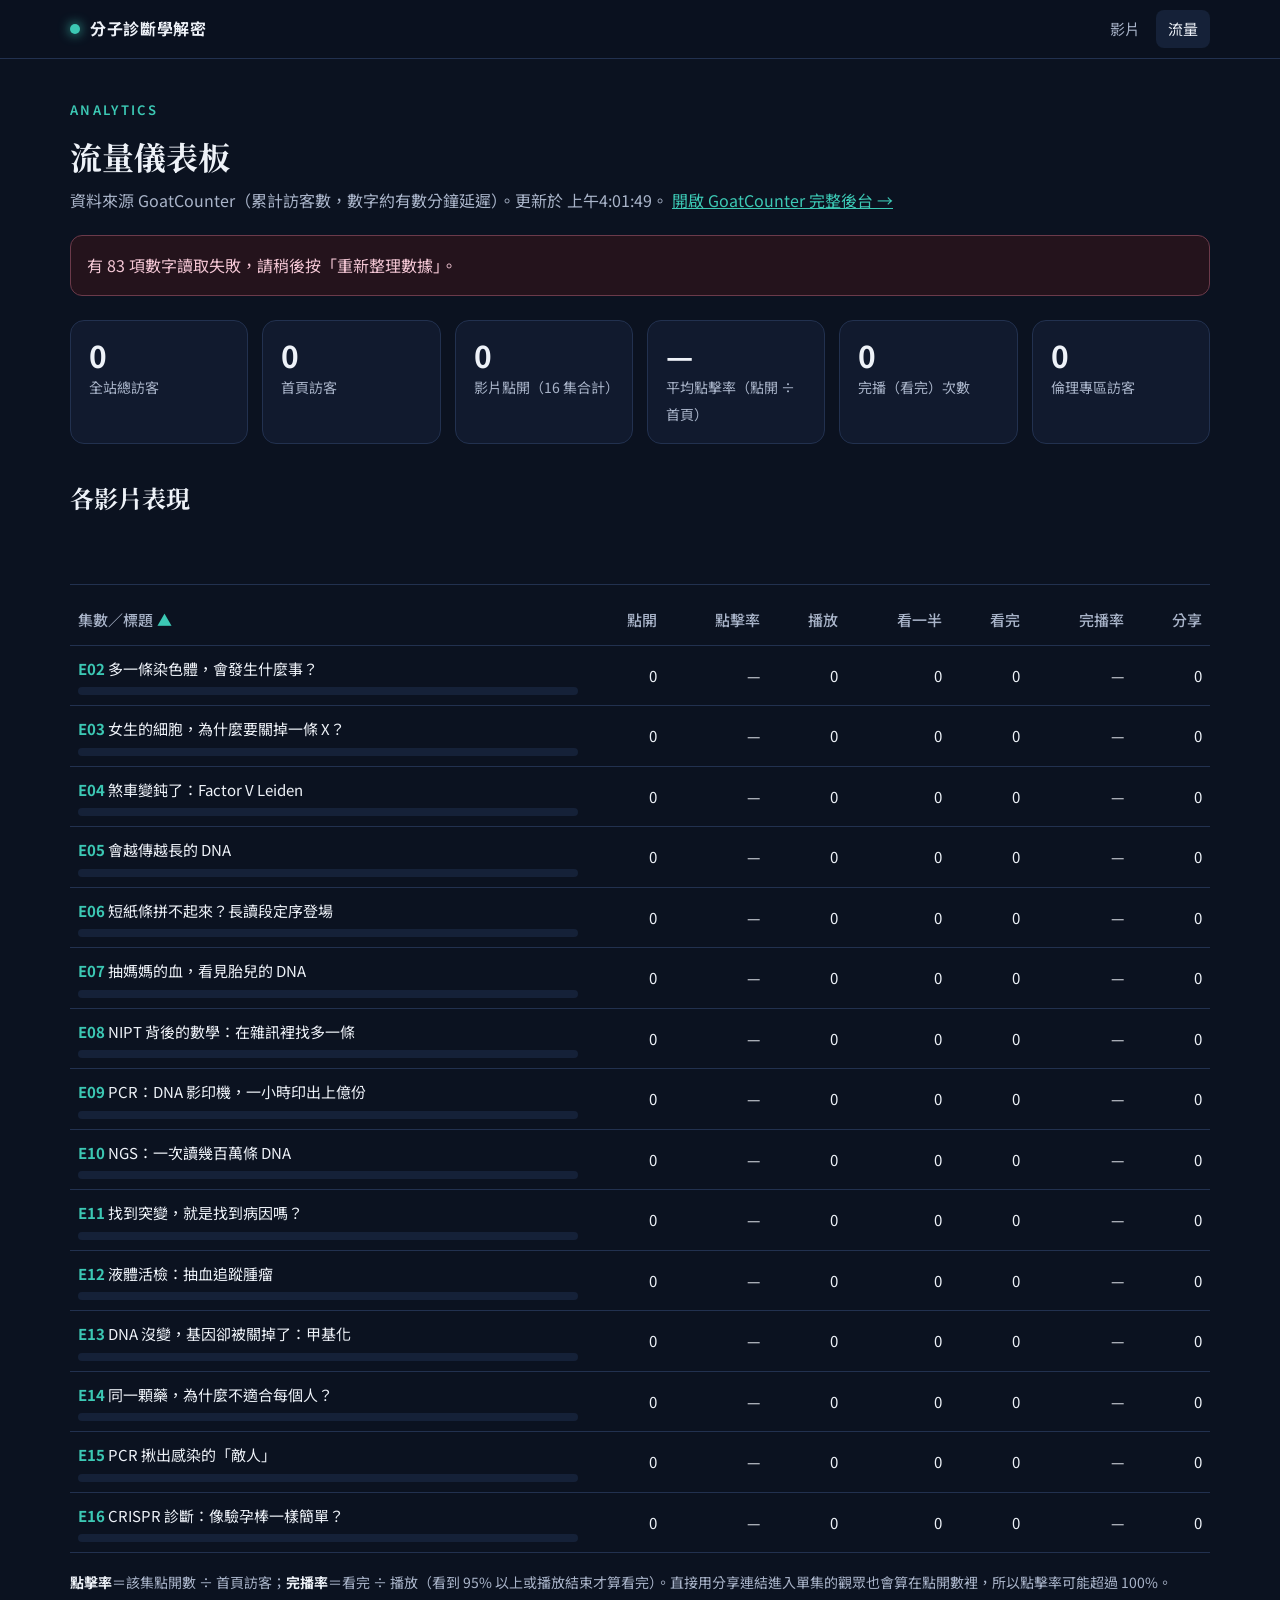
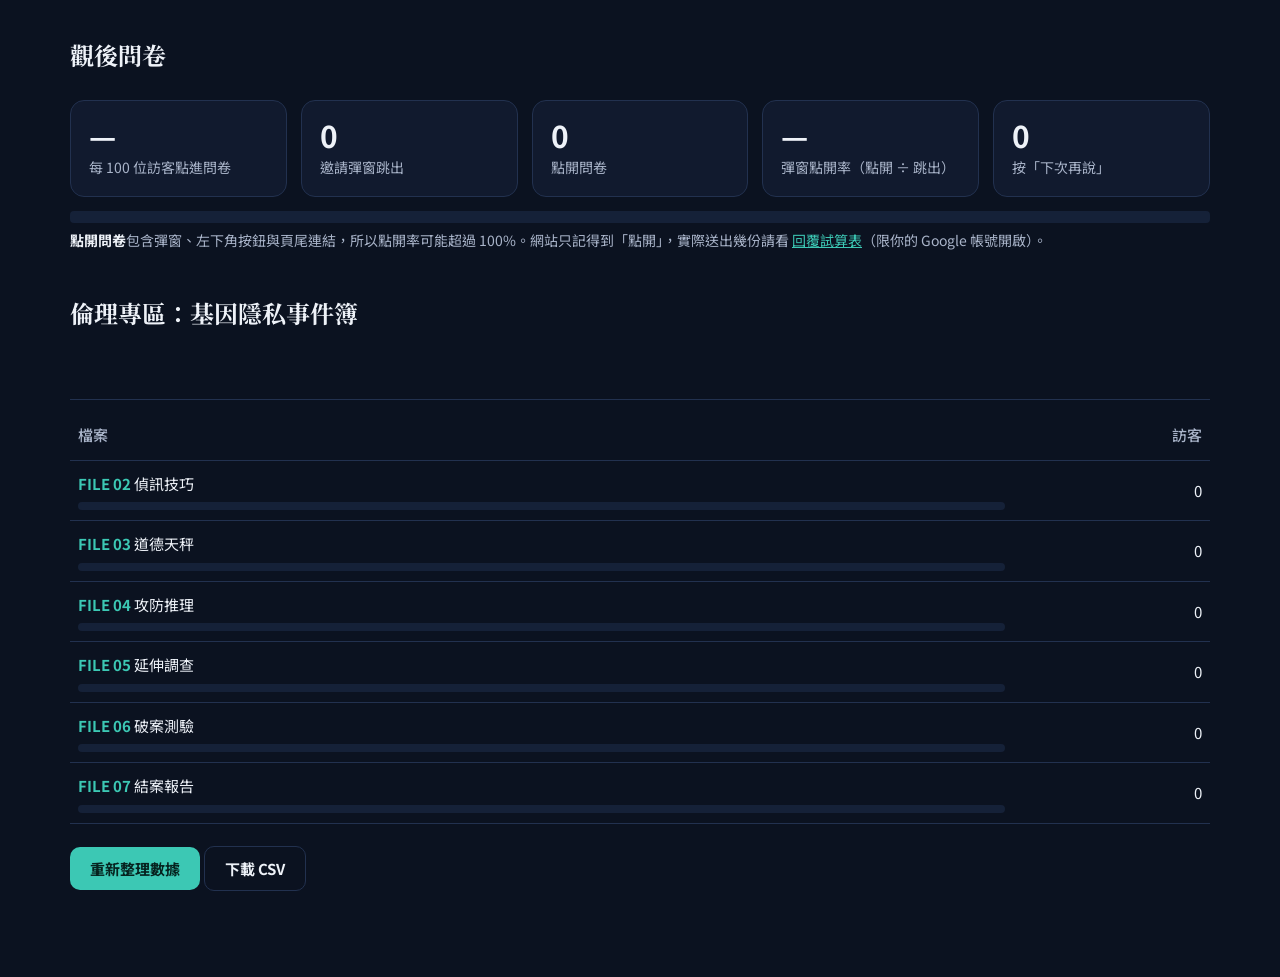
<file: stats.html>
<!DOCTYPE html>
<html lang="zh-Hant">
<head>
<meta charset="UTF-8">
<meta name="viewport" content="width=device-width, initial-scale=1">
<meta name="robots" content="noindex,nofollow">
<title>流量儀表板｜分子診斷學解密</title>
<link rel="preconnect" href="https://fonts.googleapis.com">
<link rel="preconnect" href="https://fonts.gstatic.com" crossorigin>
<link href="https://fonts.googleapis.com/css2?family=Noto+Sans+TC:wght@400;500;700&family=Noto+Serif+TC:wght@600;700&display=swap" rel="stylesheet">
<link rel="stylesheet" href="assets/site.css">
<script src="assets/track.js?v=2"></script>
<style>
.kpis{display:grid;grid-template-columns:repeat(auto-fit,minmax(170px,1fr));gap:14px;margin:24px 0 34px}
.kpi{background:var(--bg2);border:1px solid var(--line);border-radius:14px;padding:16px 18px}
.kpi b{display:block;font-size:30px;font-variant-numeric:tabular-nums;line-height:1.2}
.kpi span{color:var(--ink2);font-size:14px}
.tbl{width:100%;border-collapse:collapse;font-size:15px}
.tbl th,.tbl td{padding:10px 8px;border-bottom:1px solid var(--line);text-align:right;font-variant-numeric:tabular-nums;white-space:nowrap}
.tbl th{color:var(--ink2);font-weight:500;cursor:pointer;user-select:none;position:sticky;top:58px;background:var(--bg)}
.tbl th[data-dir]::after{content:attr(data-dir);color:var(--teal);margin-left:4px}
.tbl td:first-child,.tbl th:first-child{text-align:left;white-space:normal}
.tbl td.t{min-width:220px}
.bar{height:8px;border-radius:4px;background:var(--panel);overflow:hidden;margin-top:6px}
.bar i{display:block;height:100%;background:var(--teal)}
.scroll{overflow-x:auto}
.legend{color:var(--ink2);font-size:14px;margin-top:18px}
.legend b{color:var(--ink)}
.err{border:1px solid #6b3a4a;background:#24131c;color:#f3c6d4;border-radius:12px;padding:16px;margin:20px 0}
</style>
</head>
<body>
<header class="nav"><div class="wrap">
  <a class="brand" href="./"><i></i>分子診斷學解密</a>
  <nav><a href="./">影片</a><a href="stats.html" aria-current="page">流量</a></nav>
</div></header>

<main class="wrap" style="padding:40px 20px 70px">
  <div class="eyebrow">ANALYTICS</div>
  <h1 style="font-family:var(--serif);margin:8px 0 4px">流量儀表板</h1>
  <p style="color:var(--ink2);margin:0">資料來源 GoatCounter（累計訪客數，數字約有數分鐘延遲）。<span id="upd"></span>
    <a id="dash" href="#" target="_blank" rel="noopener">開啟 GoatCounter 完整後台 →</a></p>
  <div id="msg"></div>

  <div class="kpis">
    <div class="kpi"><b id="kTotal">—</b><span>全站總訪客</span></div>
    <div class="kpi"><b id="kHome">—</b><span>首頁訪客</span></div>
    <div class="kpi"><b id="kOpen">—</b><span>影片點開（16 集合計）</span></div>
    <div class="kpi"><b id="kCtr">—</b><span>平均點擊率（點開 ÷ 首頁）</span></div>
    <div class="kpi"><b id="kDone">—</b><span>完播（看完）次數</span></div>
    <div class="kpi"><b id="kEthics">—</b><span>倫理專區訪客</span></div>
  </div>

  <h2 style="font-family:var(--serif)">各影片表現</h2>
  <div class="scroll">
  <table class="tbl" id="tbl">
    <thead><tr>
      <th data-k="no">集數／標題</th>
      <th data-k="open">點開</th>
      <th data-k="ctr">點擊率</th>
      <th data-k="play">播放</th>
      <th data-k="half">看一半</th>
      <th data-k="done">看完</th>
      <th data-k="cr">完播率</th>
      <th data-k="share">分享</th>
    </tr></thead>
    <tbody></tbody>
  </table>
  </div>
  <p class="legend"><b>點擊率</b>＝該集點開數 ÷ 首頁訪客；<b>完播率</b>＝看完 ÷ 播放（看到 95% 以上或播放結束才算看完）。直接用分享連結進入單集的觀眾也會算在點開數裡，所以點擊率可能超過 100%。</p>
  <h2 style="font-family:var(--serif);margin-top:40px">觀後問卷</h2>
  <div class="kpis" style="margin-bottom:14px">
    <div class="kpi"><b id="sPer100">—</b><span>每 100 位訪客點進問卷</span></div>
    <div class="kpi"><b id="sShow">—</b><span>邀請彈窗跳出</span></div>
    <div class="kpi"><b id="sOpen">—</b><span>點開問卷</span></div>
    <div class="kpi"><b id="sRate">—</b><span>彈窗點開率（點開 ÷ 跳出）</span></div>
    <div class="kpi"><b id="sLater">—</b><span>按「下次再說」</span></div>
  </div>
  <div class="bar" style="height:12px;margin:0 0 6px" title="跳出後的反應"><i id="sBar" style="width:0"></i></div>
  <p class="legend" style="margin-top:6px"><b>點開問卷</b>包含彈窗、左下角按鈕與頁尾連結，所以點開率可能超過 100%。網站只記得到「點開」，實際送出幾份請看
    <a href="https://docs.google.com/spreadsheets/d/1p2rhynYm_Typk0wMdllSbWY2nag1sdVonfrTMo1hqj4/edit" target="_blank" rel="noopener">回覆試算表</a>（限你的 Google 帳號開啟）。</p>
  <h2 style="font-family:var(--serif);margin-top:40px">倫理專區：基因隱私事件簿</h2>
  <div class="scroll"><table class="tbl" id="eth"><thead><tr><th>檔案</th><th>訪客</th></tr></thead><tbody></tbody></table></div>
  <p style="margin-top:22px"><button class="btn" id="reload">重新整理數據</button> <button class="btn ghost" id="csv">下載 CSV</button></p>
</main>

<script>
var CODE = window.GC_CODE;
var $ = function (id) { return document.getElementById(id); };
var rows = [], sortK = "no", sortDir = 1, fails = 0;
var nf = new Intl.NumberFormat("zh-TW");
function pct(a, b) { return b ? a / b : null; }
function P(x) { return x == null ? "—" : (x * 100).toFixed(1) + "%"; }

function count(path) {
  return fetch("https://" + CODE + ".goatcounter.com/counter/" + encodeURIComponent(path) + ".json?t=" + Date.now(), { cache: "no-store" })
    .then(function (r) { if (r.status === 404) return 0; if (!r.ok) throw new Error(r.status); return r.json(); })
    .then(function (j) { return typeof j === "number" ? j : parseInt(String(j.count || "0").replace(/\D/g, ""), 10) || 0; })
    .catch(function () { fails++; return 0; });
}

function load() {
  if (!CODE) { $("msg").innerHTML = '<div class="err">尚未設定 GoatCounter 代碼：請在 assets/track.js 填入 GC_CODE。</div>'; return; }
  $("dash").href = "https://" + CODE + ".goatcounter.com";
  $("msg").innerHTML = ""; fails = 0;
  fetch("data/episodes.json").then(function (r) { return r.json(); }).then(function (eps) {
    var kinds = ["ep", "play", "half", "done", "share"];
    var jobs = [count("visit"), count("home"), count("ethics")];
    eps.forEach(function (e) { kinds.forEach(function (k) { jobs.push(count(k + "-" + e.id)); }); });
    return Promise.all(jobs).then(function (v) {
      var total = v[0], home = v[1], ethics = v[2], i = 3;
      rows = eps.map(function (e) {
        var r = { no: e.no, id: e.id, title: e.title, open: v[i++], play: v[i++], half: v[i++], done: v[i++], share: v[i++] };
        r.ctr = pct(r.open, home); r.cr = pct(r.done, r.play); return r;
      });
      var open = rows.reduce(function (a, r) { return a + r.open; }, 0);
      var done = rows.reduce(function (a, r) { return a + r.done; }, 0);
      $("kTotal").textContent = nf.format(total);
      $("kHome").textContent = nf.format(home);
      $("kOpen").textContent = nf.format(open);
      $("kCtr").textContent = P(pct(open / rows.length, home));
      $("kDone").textContent = nf.format(done);
      $("kEthics").textContent = nf.format(ethics);
      $("upd").textContent = "更新於 " + new Date().toLocaleTimeString("zh-TW") + "。";
      render(); loadEthics(); loadSurvey(total);
      if (fails > 5) $("msg").innerHTML = '<div class="err">有 ' + fails + ' 項數字讀取失敗，請稍後按「重新整理數據」。</div>';
    });
  }).catch(function (err) {
    $("msg").innerHTML = '<div class="err">讀取失敗（' + err.message + '）。請確認 GoatCounter 後台 Settings 已勾選「Allow adding visitor counts on your website」。</div>';
  });
}

function render() {
  var max = Math.max.apply(null, rows.map(function (r) { return r.open; }).concat(1));
  var s = rows.slice().sort(function (a, b) {
    var x = a[sortK], y = b[sortK]; x = x == null ? -1 : x; y = y == null ? -1 : y;
    return (x > y ? 1 : x < y ? -1 : 0) * sortDir;
  });
  document.querySelector("#tbl tbody").innerHTML = s.map(function (r) {
    return "<tr><td class='t'><span style='color:var(--teal);font-weight:700'>" + r.id + "</span> " + r.title +
      "<div class='bar'><i style='width:" + (r.open / max * 100) + "%'></i></div></td>" +
      "<td>" + nf.format(r.open) + "</td><td>" + P(r.ctr) + "</td><td>" + nf.format(r.play) + "</td><td>" +
      nf.format(r.half) + "</td><td>" + nf.format(r.done) + "</td><td>" + P(r.cr) + "</td><td>" + nf.format(r.share) + "</td></tr>";
  }).join("");
  document.querySelectorAll("#tbl th").forEach(function (th) {
    if (th.dataset.k === sortK) th.dataset.dir = sortDir > 0 ? "▲" : "▼"; else delete th.dataset.dir;
  });
}
document.querySelector("#tbl thead").onclick = function (e) {
  var th = e.target.closest("th"); if (!th) return;
  if (sortK === th.dataset.k) sortDir = -sortDir; else { sortK = th.dataset.k; sortDir = th.dataset.k === "no" ? 1 : -1; }
  render();
};
var ETH = [["f1","案發現場"],["f2","偵訊技巧"],["f3","道德天秤"],["f4","攻防推理"],["f5","延伸調查"],["f6","破案測驗"],["f7","結案報告"]];
function loadEthics() {
  Promise.all(ETH.map(function (f) { return count("ethics-" + f[0]); })).then(function (v) {
    var max = Math.max.apply(null, v.concat([1]));
    document.querySelector("#eth tbody").innerHTML = ETH.map(function (f, i) {
      return "<tr><td class='t'><span style='color:var(--teal);font-weight:700'>FILE 0" + (i + 1) + "</span> " + f[1] +
        "<div class='bar'><i style='width:" + (v[i] / max * 100) + "%'></i></div></td><td>" + nf.format(v[i]) + "</td></tr>";
    }).join("");
  }).catch(function () {});
}
var SV = {};
function loadSurvey(total) {
  Promise.all([count("survey-show"), count("survey-open"), count("survey-later")]).then(function (v) {
    SV = { show: v[0], open: v[1], later: v[2], total: total };
    $("sShow").textContent = nf.format(v[0]);
    $("sOpen").textContent = nf.format(v[1]);
    $("sLater").textContent = nf.format(v[2]);
    $("sRate").textContent = P(pct(v[1], v[0]));
    $("sPer100").textContent = total ? (v[1] / total * 100).toFixed(1) : "—";
    $("sBar").style.width = Math.min(100, (pct(v[1], v[0]) || 0) * 100) + "%";
  }).catch(function () {});
}
$("reload").onclick = load;
$("csv").onclick = function () {
  var h = ["集數", "標題", "點開", "點擊率", "播放", "看一半", "看完", "完播率", "分享"];
  var lines = [h.join(",")].concat(rows.map(function (r) {
    return [r.id, '"' + r.title + '"', r.open, P(r.ctr), r.play, r.half, r.done, P(r.cr), r.share].join(",");
  }));
  if (SV.total != null) lines.push("", "觀後問卷,彈窗跳出,點開問卷,下次再說,彈窗點開率,每100位訪客點進",
    ["", SV.show, SV.open, SV.later, P(pct(SV.open, SV.show)), SV.total ? (SV.open / SV.total * 100).toFixed(1) : ""].join(","));
  var a = document.createElement("a");
  a.href = URL.createObjectURL(new Blob(["﻿" + lines.join("\n")], { type: "text/csv" }));
  a.download = "短影音流量_" + new Date().toISOString().slice(0, 10) + ".csv"; a.click();
};
load();
</script>
</body>
</html>
</file>
<file: assets/site.css>
:root{
  --bg:#0b1220; --bg2:#111a2e; --panel:#152138; --line:#22314f;
  --ink:#eef2f8; --ink2:#a9b4c9; --ink3:#71809c;
  --teal:#3cc8b4; --teal2:#2a9d8f; --pink:#d06aa8; --amber:#f2b45a;
  --radius:14px;
  --sans:"Noto Sans TC","PingFang TC","Microsoft JhengHei",system-ui,sans-serif;
  --serif:"Noto Serif TC","Songti TC",serif;
}
*{box-sizing:border-box}
html{scroll-behavior:smooth}
body{margin:0;background:var(--bg);color:var(--ink);font-family:var(--sans);line-height:1.7;-webkit-font-smoothing:antialiased}
a{color:var(--teal)}
img{max-width:100%;display:block}
.wrap{max-width:1180px;margin:0 auto;padding:0 20px}

/* nav */
.nav{position:sticky;top:0;z-index:20;background:rgba(11,18,32,.86);backdrop-filter:blur(10px);border-bottom:1px solid var(--line)}
.nav .wrap{display:flex;align-items:center;gap:20px;height:58px}
.brand{font-weight:700;color:var(--ink);text-decoration:none;letter-spacing:.04em;display:flex;align-items:center;gap:10px;white-space:nowrap}
.brand i{width:10px;height:10px;border-radius:50%;background:var(--teal);box-shadow:0 0 12px var(--teal)}
.nav nav{margin-left:auto;display:flex;gap:4px}
.nav nav a{color:var(--ink2);text-decoration:none;font-size:15px;padding:6px 12px;border-radius:8px;white-space:nowrap}
.nav nav a:hover,.nav nav a[aria-current]{color:var(--ink);background:var(--panel)}

/* hero */
.hero{padding:72px 0 40px;position:relative;overflow:hidden}
.hero::before{content:"";position:absolute;inset:-40% -10% auto auto;width:620px;height:620px;border-radius:50%;
  background:radial-gradient(circle,rgba(208,106,168,.22),transparent 65%);pointer-events:none}
.hero::after{content:"";position:absolute;inset:auto auto -50% -15%;width:560px;height:560px;border-radius:50%;
  background:radial-gradient(circle,rgba(60,200,180,.16),transparent 65%);pointer-events:none}
.hero .wrap{position:relative;z-index:1}
.eyebrow{color:var(--teal);font-weight:600;letter-spacing:.18em;font-size:13px}
.hero h1{font-family:var(--serif);font-size:clamp(34px,6vw,60px);line-height:1.2;margin:12px 0 16px;letter-spacing:.02em}
.hero p{color:var(--ink2);font-size:17px;max-width:640px;margin:0}
.hero .meta{display:flex;flex-wrap:wrap;gap:10px;margin-top:26px}
.pill{border:1px solid var(--line);background:var(--bg2);color:var(--ink2);border-radius:999px;padding:6px 14px;font-size:14px}
.btn{display:inline-flex;align-items:center;gap:8px;background:var(--teal);color:#06231f;font-weight:700;border:0;border-radius:10px;padding:11px 20px;font-size:15px;text-decoration:none;cursor:pointer;font-family:inherit}
.btn.ghost{background:transparent;color:var(--ink);border:1px solid var(--line)}
.btn:hover{filter:brightness(1.08)}
.btn:disabled{opacity:.4;cursor:default}

/* filters */
.filters{display:flex;gap:8px;flex-wrap:wrap;margin:8px 0 22px}
.chip{background:var(--bg2);border:1px solid var(--line);color:var(--ink2);border-radius:999px;padding:7px 15px;font-size:14px;cursor:pointer;font-family:inherit}
.chip[aria-pressed=true]{background:var(--teal);border-color:var(--teal);color:#06231f;font-weight:700}

/* grid */
.grid{display:grid;grid-template-columns:repeat(auto-fill,minmax(200px,1fr));gap:18px}
.card{background:var(--bg2);border:1px solid var(--line);border-radius:var(--radius);overflow:hidden;cursor:pointer;text-align:left;padding:0;color:inherit;font-family:inherit;transition:transform .18s,border-color .18s}
.card:hover,.card:focus-visible{transform:translateY(-3px);border-color:var(--teal);outline:none}
.card .thumb{position:relative;aspect-ratio:9/16;background:#000}
.card .thumb img{width:100%;height:100%;object-fit:cover}
.card .dur{position:absolute;right:8px;bottom:8px;background:rgba(0,0,0,.7);font-size:12px;padding:2px 8px;border-radius:6px}
.card .play{position:absolute;inset:0;display:grid;place-items:center;opacity:0;transition:opacity .18s;background:rgba(0,0,0,.25)}
.card:hover .play{opacity:1}
.card .play span{width:56px;height:56px;border-radius:50%;background:rgba(60,200,180,.92);display:grid;place-items:center}
.card .play span::after{content:"";border-left:16px solid #06231f;border-top:10px solid transparent;border-bottom:10px solid transparent;margin-left:4px}
.card .seen{position:absolute;left:8px;top:8px;background:rgba(60,200,180,.9);color:#06231f;font-size:11px;font-weight:700;padding:2px 8px;border-radius:6px}
.card .body{padding:12px 14px 16px}
.card .no{color:var(--teal);font-size:12px;font-weight:700;letter-spacing:.1em}
.card h3{font-size:16px;line-height:1.45;margin:4px 0 0}

/* section */
section.block{padding:56px 0}
.block h2{font-family:var(--serif);font-size:clamp(24px,3.4vw,34px);margin:0 0 8px}
.block .sub{color:var(--ink2);margin:0 0 24px}
.ethics-band{background:linear-gradient(135deg,#1b1630,#14203a);border:1px solid var(--line);border-radius:20px;padding:36px;display:grid;grid-template-columns:1.3fr 1fr;gap:28px;align-items:center}
.ethics-band ul{margin:0;padding-left:20px;color:var(--ink2)}
.ethics-band li{margin:4px 0}

/* modal */
dialog.player{border:0;padding:0;background:transparent;color:var(--ink);max-width:min(980px,100vw);width:auto;max-height:100dvh;overflow:visible}
dialog.player::backdrop{background:rgba(3,6,12,.86);backdrop-filter:blur(4px)}
.pl{position:relative;display:grid;grid-template-columns:auto minmax(260px,380px);background:var(--bg2);border:1px solid var(--line);border-radius:18px;overflow:hidden;max-height:92dvh}
.pl video{display:block;height:min(84dvh,760px);aspect-ratio:9/16;background:#000;max-width:100vw}
.pl .side{padding:54px 24px 22px;overflow:auto;display:flex;flex-direction:column;gap:12px;min-width:0}
.pl .side h2{font-family:var(--serif);font-size:24px;line-height:1.35;margin:0}
.pl .hook{color:var(--ink2);margin:0}
.pl .x{position:absolute;top:10px;right:12px;width:40px;height:40px;border-radius:50%;border:1px solid var(--line);background:rgba(11,18,32,.85);color:var(--ink);font-size:22px;line-height:1;cursor:pointer;z-index:2}
.pl .ctrl{display:flex;gap:8px;flex-wrap:wrap;margin-top:auto;padding-top:8px}
.pl .ctrl .btn{padding:9px 14px;font-size:14px}
.pl details{border-top:1px solid var(--line);padding-top:10px}
.pl summary{cursor:pointer;color:var(--teal);font-weight:600}
.pl details ol{padding-left:20px;color:var(--ink2);font-size:15px}
.toast{position:fixed;left:50%;bottom:24px;transform:translateX(-50%);background:var(--teal);color:#06231f;font-weight:700;padding:10px 18px;border-radius:10px;opacity:0;transition:opacity .2s;z-index:50;pointer-events:none}
.toast.on{opacity:1}

/* prose page */
.prose{max-width:760px;margin:0 auto;padding:56px 20px 80px}
.prose h1{font-family:var(--serif);font-size:clamp(30px,5vw,44px);line-height:1.25;margin:10px 0 18px}
.prose h2{font-family:var(--serif);font-size:26px;margin:44px 0 10px}
.prose p,.prose li{color:#d5dcea;font-size:17px}
.note{border:1px dashed var(--line);border-radius:14px;padding:22px;background:var(--bg2);color:var(--ink2)}

footer{border-top:1px solid var(--line);color:var(--ink3);font-size:14px;padding:32px 0 48px}
footer p{margin:6px 0}

@media (max-width:760px){
  .hero{padding:44px 0 24px}
  .grid{grid-template-columns:repeat(2,1fr);gap:12px}
  .card h3{font-size:14.5px}
  .ethics-band{grid-template-columns:1fr;padding:24px}
  dialog.player{max-width:100vw;width:100vw;margin:0;max-height:100dvh;height:100dvh}
  .pl{grid-template-columns:1fr;border-radius:0;max-height:100dvh;height:100dvh;overflow:auto;border:0}
  .pl video{height:auto;width:100%;max-height:80dvh;margin:0 auto}
  .pl .side{padding:16px 16px 28px}
  .nav .wrap{gap:10px}
  .nav nav a{padding:6px 8px;font-size:14px}
}
</file>
